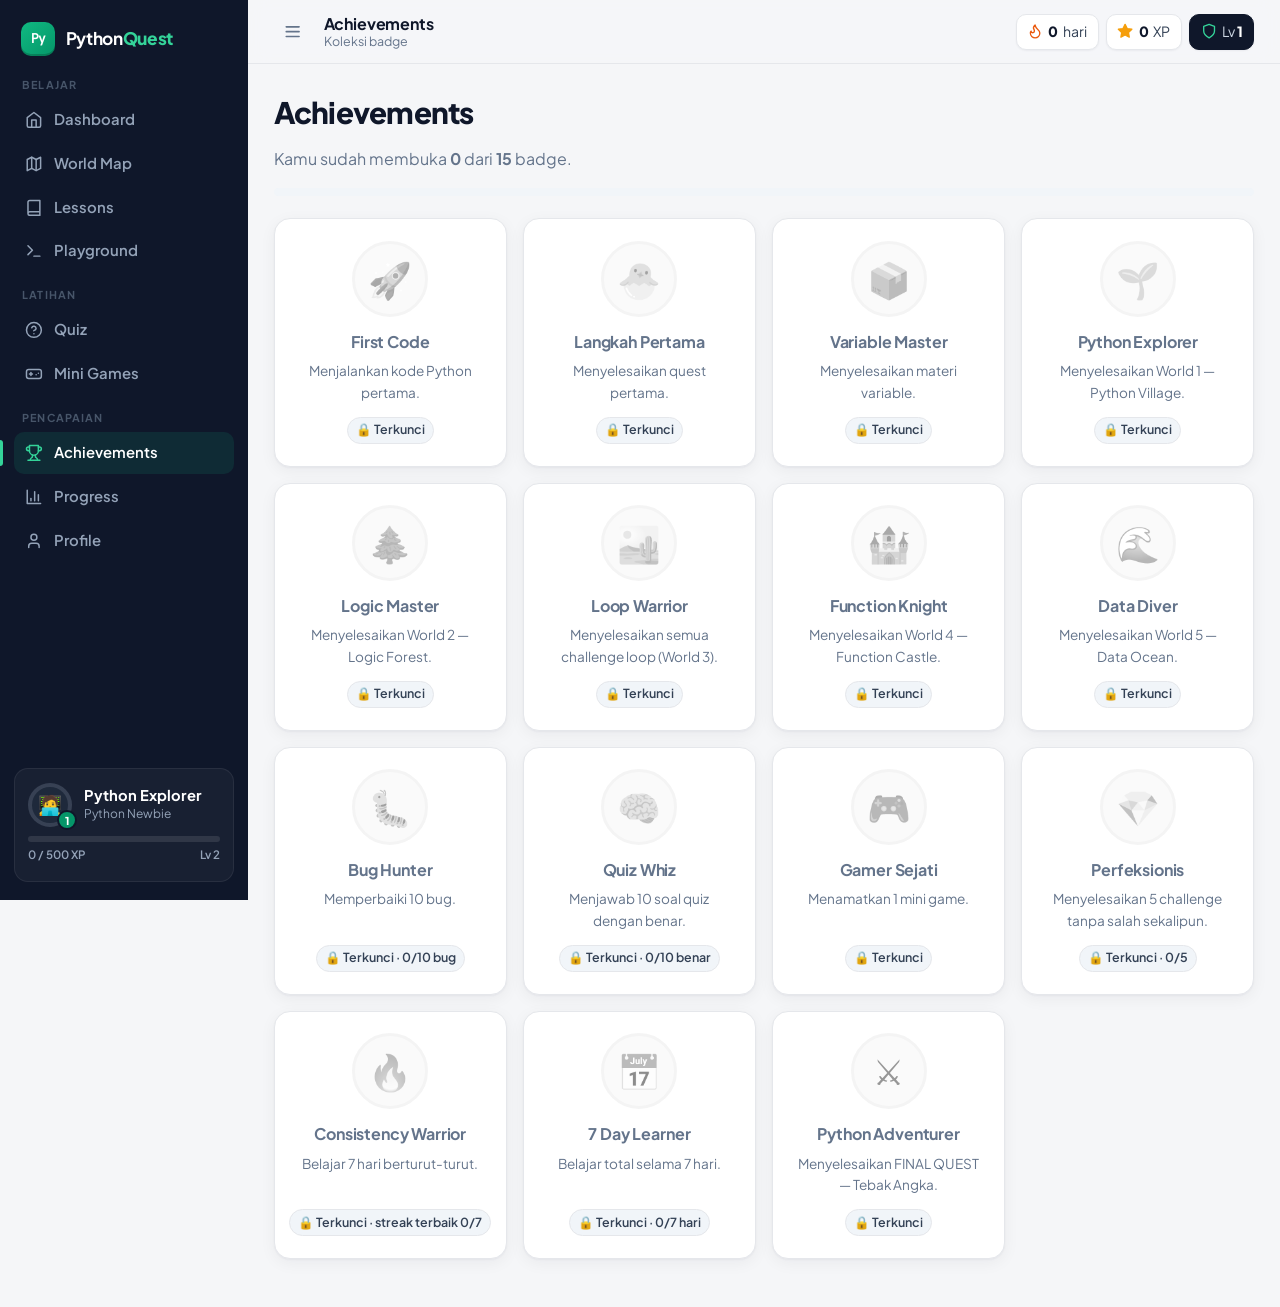
<file: public/python-quest/achievements.html>
<!DOCTYPE html>
<html lang="id">
<head>
  <meta charset="UTF-8">
  <meta name="viewport" content="width=device-width, initial-scale=1.0">
  <title>Achievements — Python Quest</title>
  <meta name="description" content="Python Quest — Belajar Python dari nol, satu quest demi satu quest!">
  <meta name="theme-color" content="#1f9d55">
  <link rel="icon" href="data:image/svg+xml,<svg xmlns='http://www.w3.org/2000/svg' viewBox='0 0 100 100'><text y='.9em' font-size='90'>🐍</text></svg>">
  <link rel="preconnect" href="https://fonts.googleapis.com">
  <link rel="preconnect" href="https://fonts.gstatic.com" crossorigin>
  <link href="https://fonts.googleapis.com/css2?family=Plus+Jakarta+Sans:wght@400;500;600;700;800&family=JetBrains+Mono:wght@400;600&display=swap" rel="stylesheet">
  <link rel="stylesheet" href="css/style.css">
  <link rel="stylesheet" href="css/lesson.css">
</head>
<body data-page="achievements">
  <div id="app-shell">
    <noscript><div class="fatal card center"><h2>JavaScript dibutuhkan</h2><p>Aktifkan JavaScript di browser kamu untuk memainkan Python Quest.</p></div></noscript>
  </div>
  <script src="js/storage.js"></script>
  <script src="js/data-lessons.js"></script>
  <script src="js/data-extra.js"></script>
  <script src="js/pyrunner.js"></script>
  <script src="js/ui.js"></script>
  <script src="js/pages.js"></script>
  <script src="js/lesson.js"></script>
  <script src="js/activities.js"></script>
  <script src="js/app.js"></script>
</body>
</html>
</file>
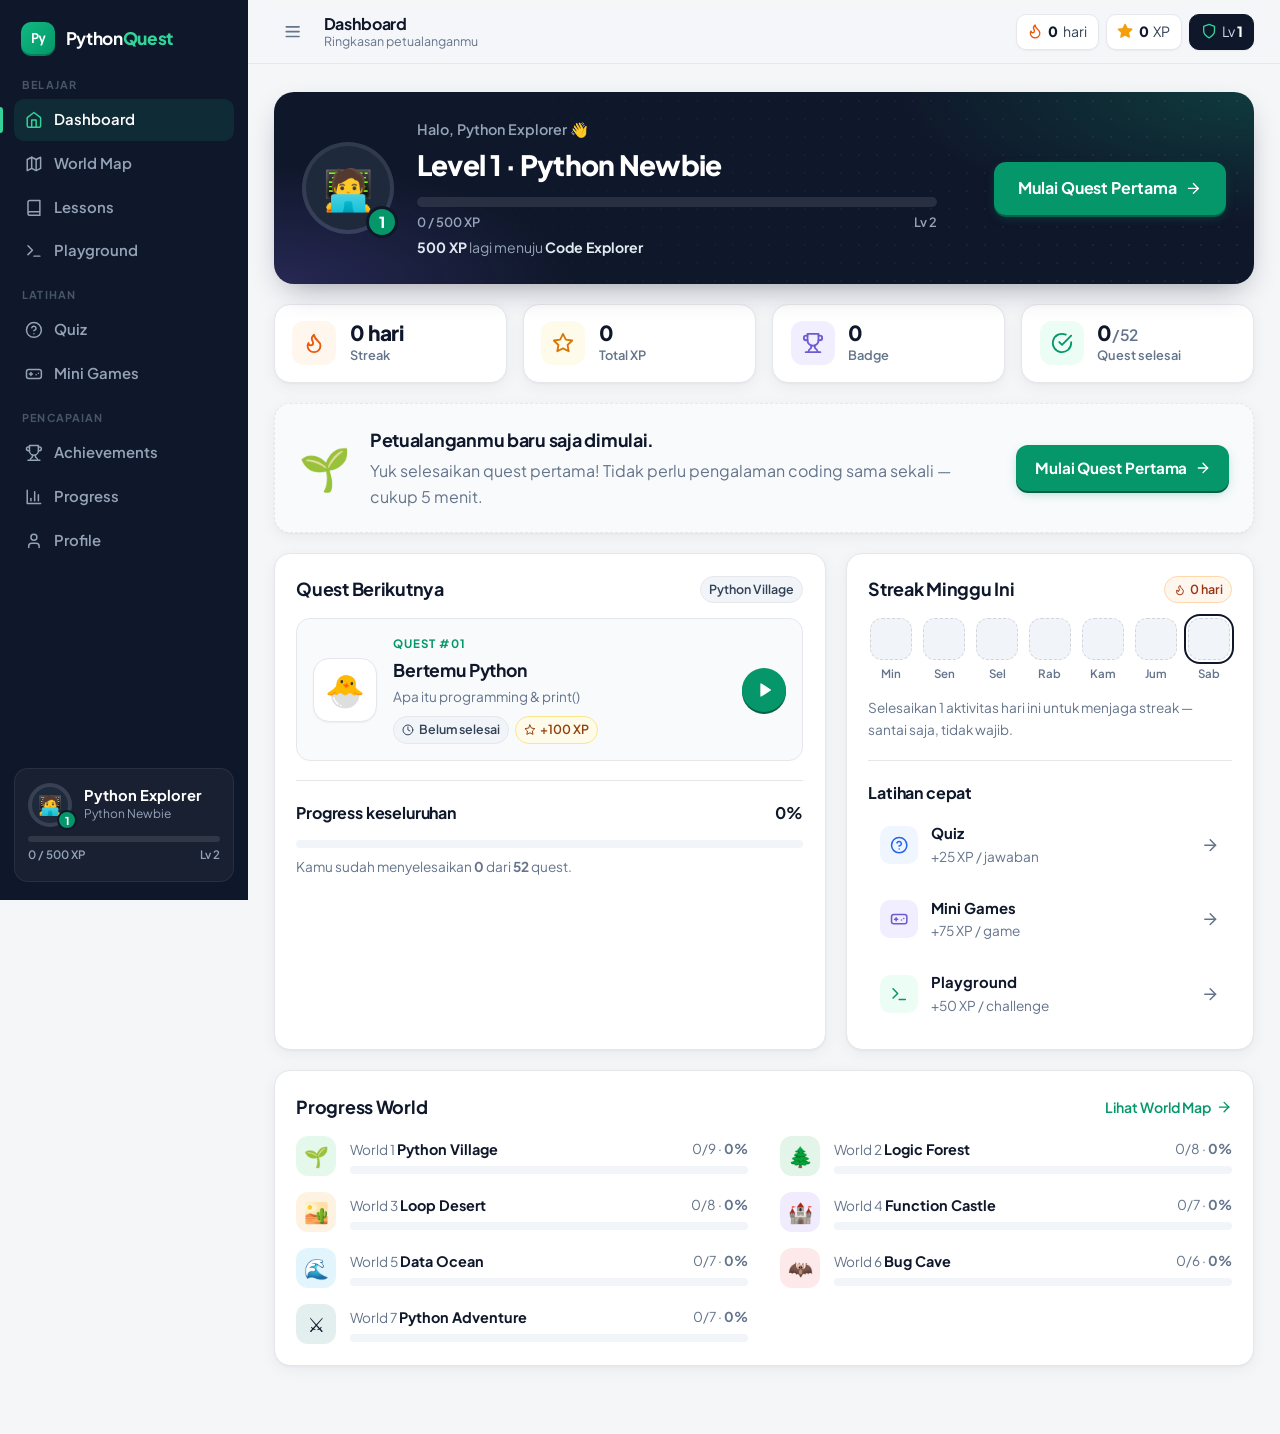
<file: public/python-quest/dashboard.html>
<!DOCTYPE html>
<html lang="id">
<head>
  <meta charset="UTF-8">
  <meta name="viewport" content="width=device-width, initial-scale=1.0">
  <title>Dashboard — Python Quest</title>
  <meta name="description" content="Python Quest — Belajar Python dari nol, satu quest demi satu quest!">
  <meta name="theme-color" content="#1f9d55">
  <link rel="icon" href="data:image/svg+xml,<svg xmlns='http://www.w3.org/2000/svg' viewBox='0 0 100 100'><text y='.9em' font-size='90'>🐍</text></svg>">
  <link rel="preconnect" href="https://fonts.googleapis.com">
  <link rel="preconnect" href="https://fonts.gstatic.com" crossorigin>
  <link href="https://fonts.googleapis.com/css2?family=Plus+Jakarta+Sans:wght@400;500;600;700;800&family=JetBrains+Mono:wght@400;600&display=swap" rel="stylesheet">
  <link rel="stylesheet" href="css/style.css">
  <link rel="stylesheet" href="css/lesson.css">
</head>
<body data-page="dashboard">
  <div id="app-shell">
    <noscript><div class="fatal card center"><h2>JavaScript dibutuhkan</h2><p>Aktifkan JavaScript di browser kamu untuk memainkan Python Quest.</p></div></noscript>
  </div>
  <script src="js/storage.js"></script>
  <script src="js/data-lessons.js"></script>
  <script src="js/data-extra.js"></script>
  <script src="js/pyrunner.js"></script>
  <script src="js/ui.js"></script>
  <script src="js/pages.js"></script>
  <script src="js/lesson.js"></script>
  <script src="js/activities.js"></script>
  <script src="js/app.js"></script>
</body>
</html>
</file>
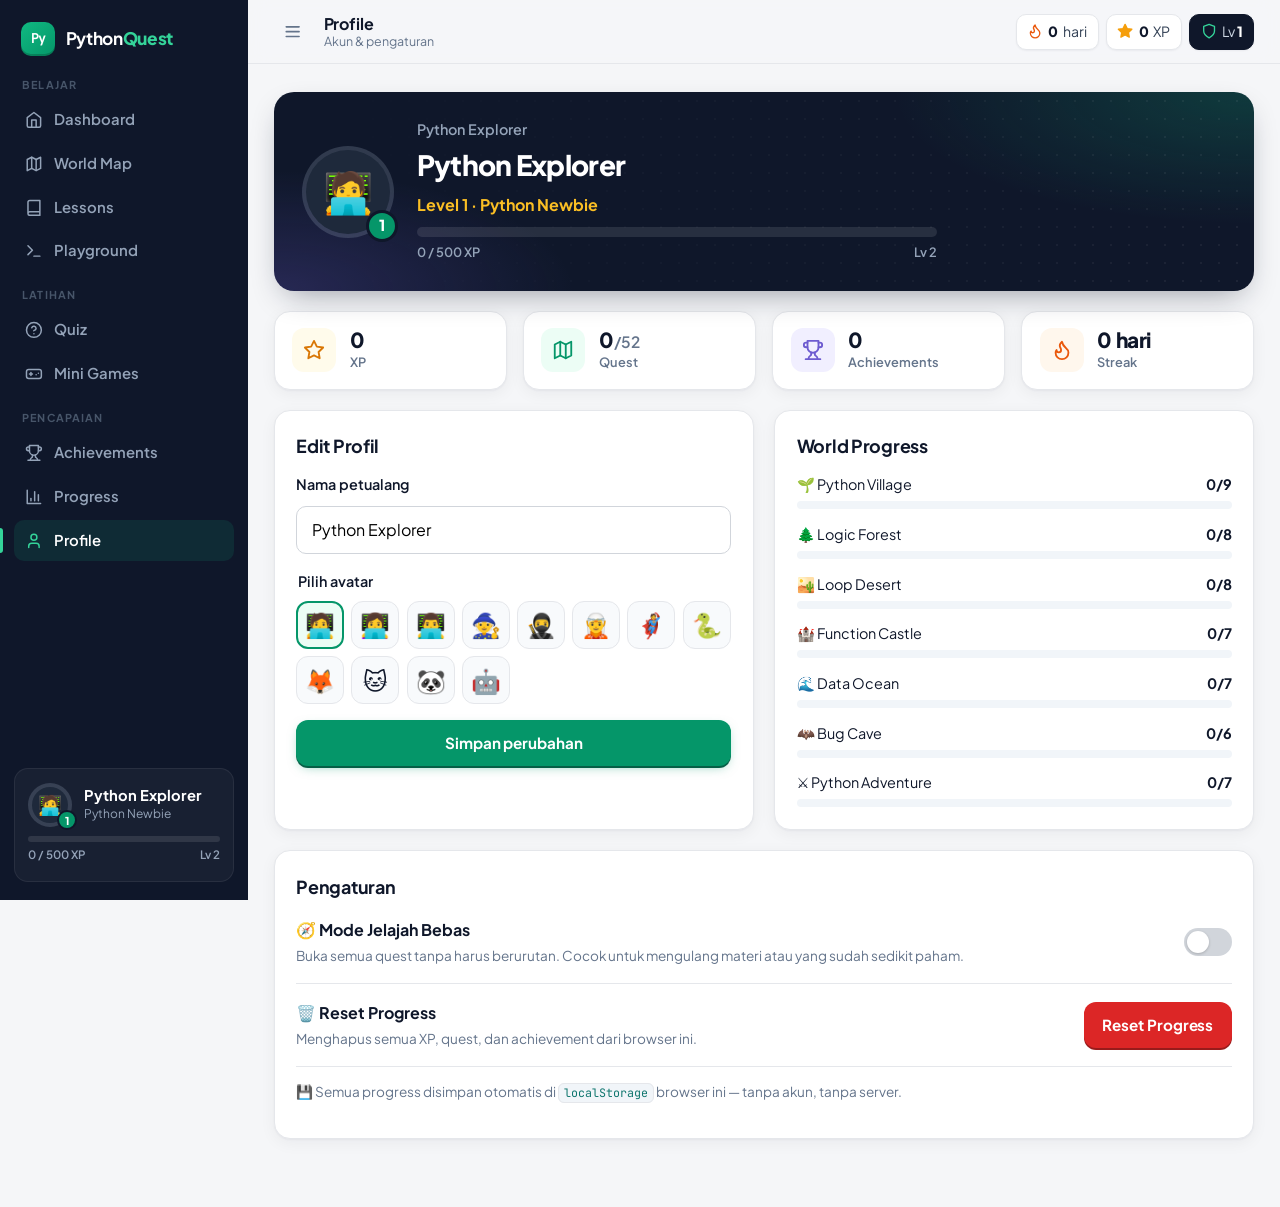
<file: public/python-quest/profile.html>
<!DOCTYPE html>
<html lang="id">
<head>
  <meta charset="UTF-8">
  <meta name="viewport" content="width=device-width, initial-scale=1.0">
  <title>Profile — Python Quest</title>
  <meta name="description" content="Python Quest — Belajar Python dari nol, satu quest demi satu quest!">
  <meta name="theme-color" content="#1f9d55">
  <link rel="icon" href="data:image/svg+xml,<svg xmlns='http://www.w3.org/2000/svg' viewBox='0 0 100 100'><text y='.9em' font-size='90'>🐍</text></svg>">
  <link rel="preconnect" href="https://fonts.googleapis.com">
  <link rel="preconnect" href="https://fonts.gstatic.com" crossorigin>
  <link href="https://fonts.googleapis.com/css2?family=Plus+Jakarta+Sans:wght@400;500;600;700;800&family=JetBrains+Mono:wght@400;600&display=swap" rel="stylesheet">
  <link rel="stylesheet" href="css/style.css">
  <link rel="stylesheet" href="css/lesson.css">
</head>
<body data-page="profile">
  <div id="app-shell">
    <noscript><div class="fatal card center"><h2>JavaScript dibutuhkan</h2><p>Aktifkan JavaScript di browser kamu untuk memainkan Python Quest.</p></div></noscript>
  </div>
  <script src="js/storage.js"></script>
  <script src="js/data-lessons.js"></script>
  <script src="js/data-extra.js"></script>
  <script src="js/pyrunner.js"></script>
  <script src="js/ui.js"></script>
  <script src="js/pages.js"></script>
  <script src="js/lesson.js"></script>
  <script src="js/activities.js"></script>
  <script src="js/app.js"></script>
</body>
</html>
</file>
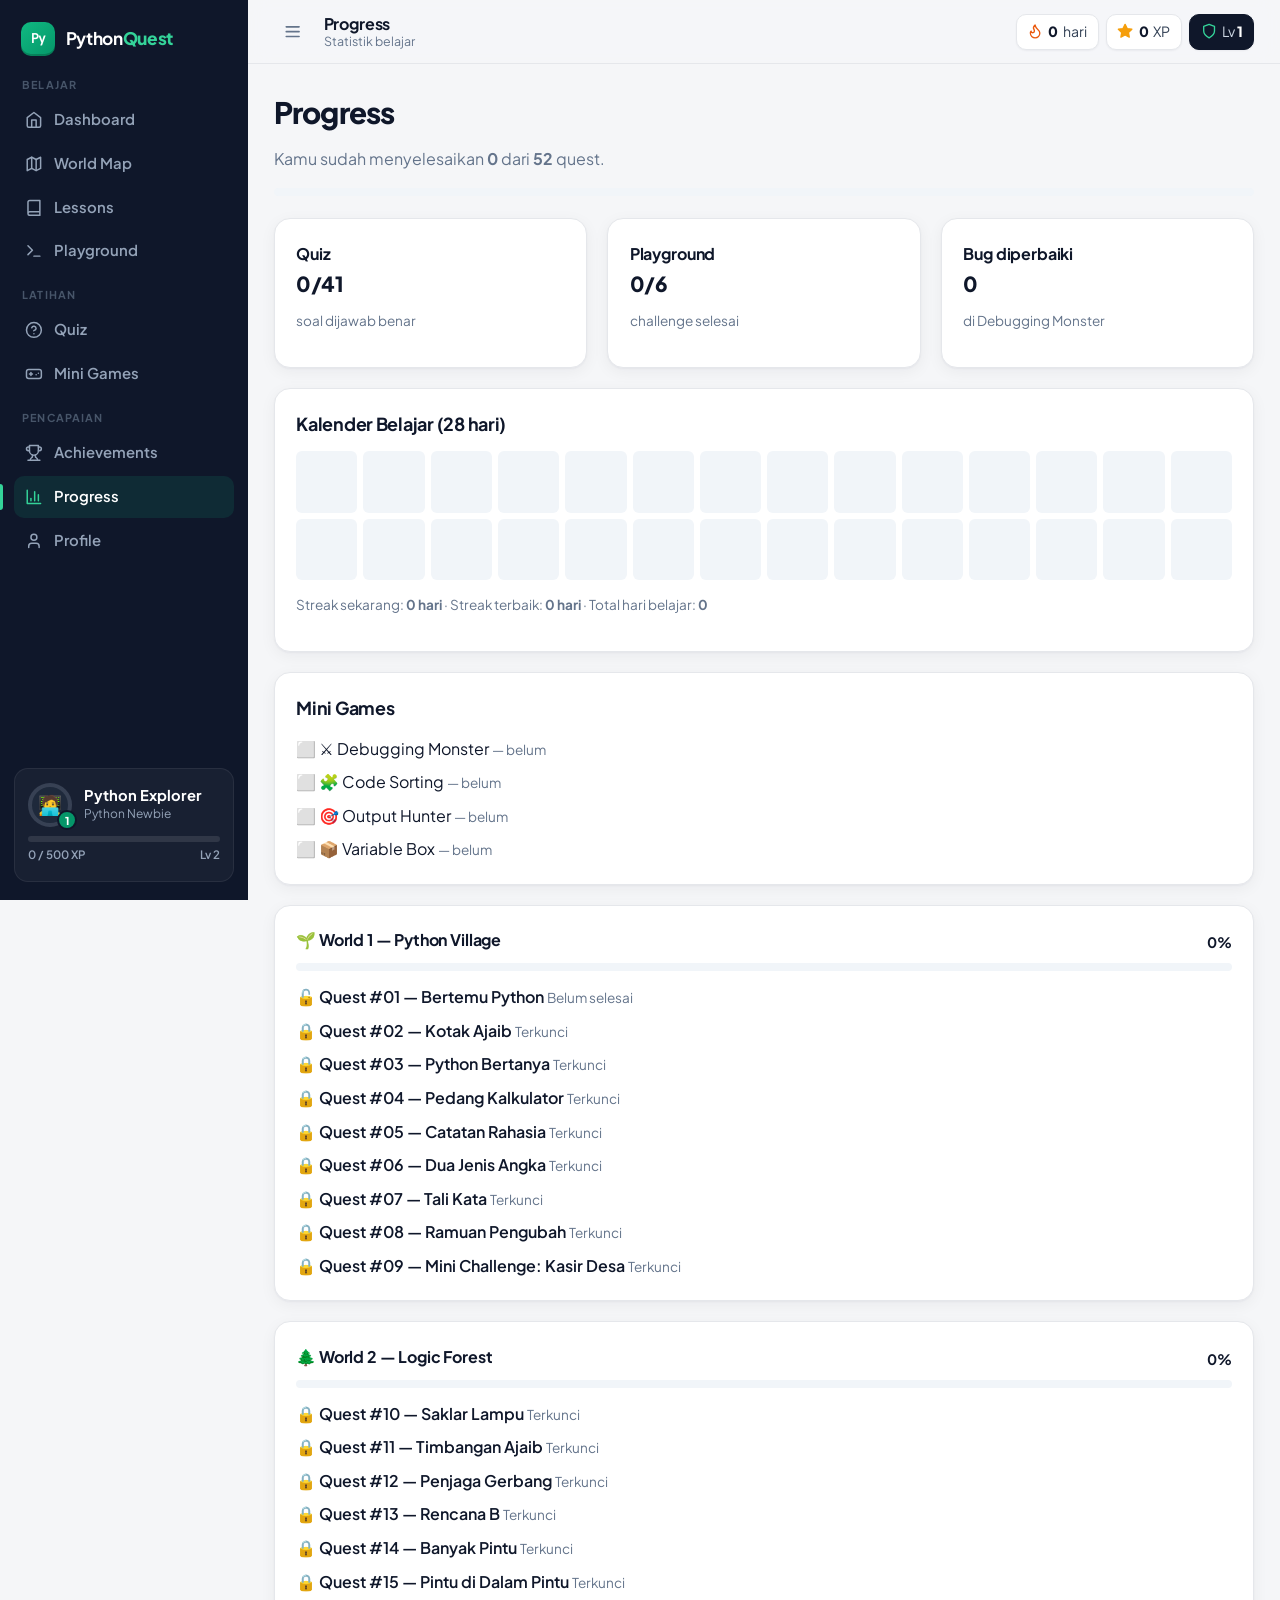
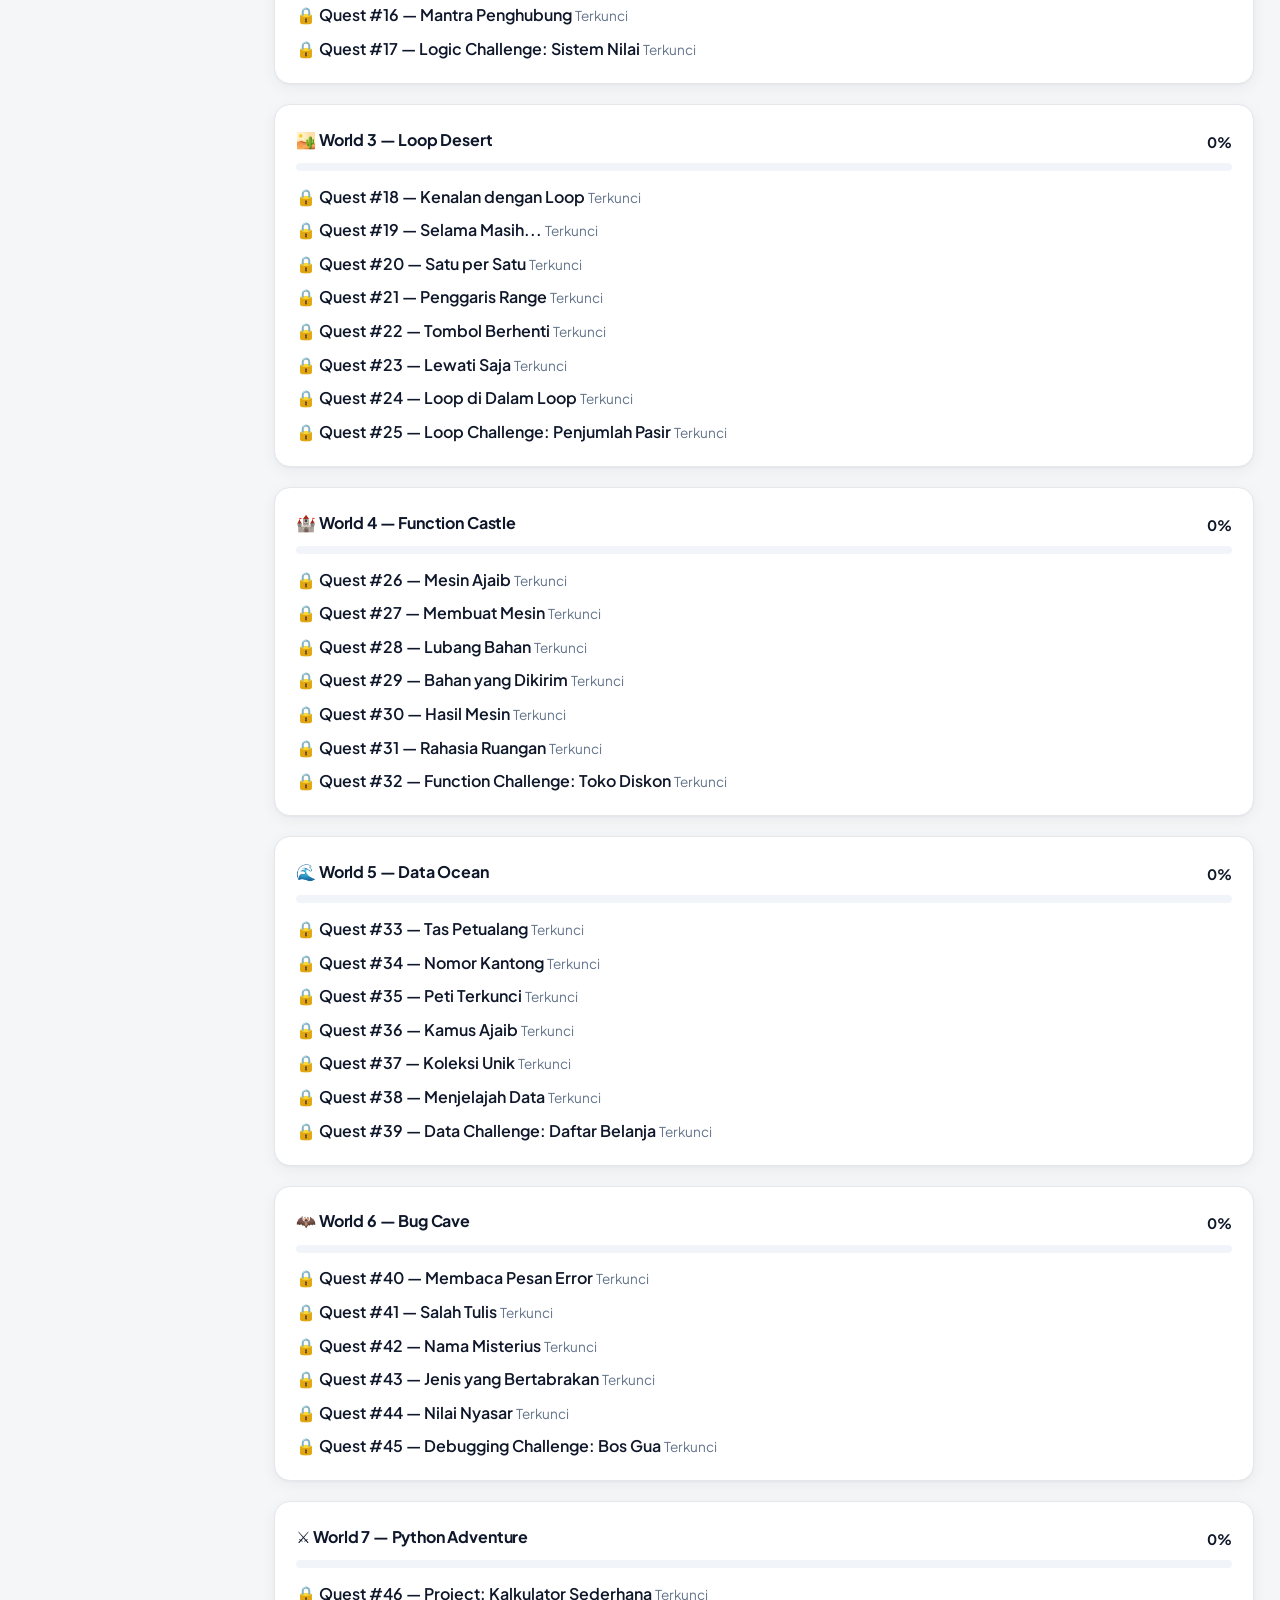
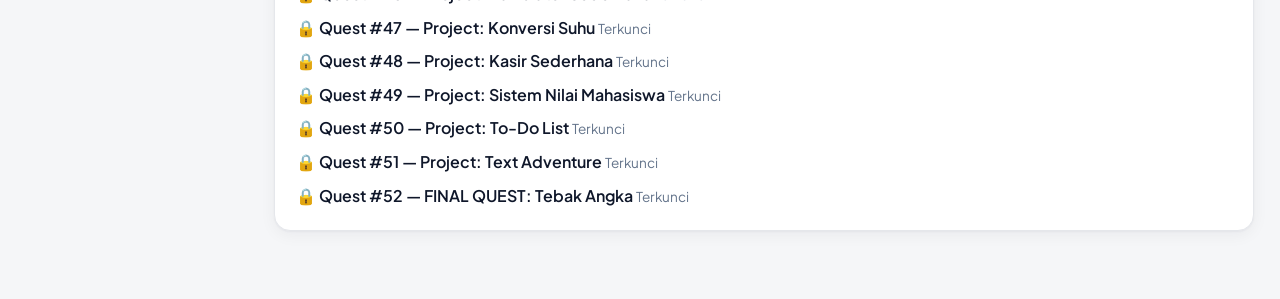
<file: public/python-quest/progress.html>
<!DOCTYPE html>
<html lang="id">
<head>
  <meta charset="UTF-8">
  <meta name="viewport" content="width=device-width, initial-scale=1.0">
  <title>Progress — Python Quest</title>
  <meta name="description" content="Python Quest — Belajar Python dari nol, satu quest demi satu quest!">
  <meta name="theme-color" content="#1f9d55">
  <link rel="icon" href="data:image/svg+xml,<svg xmlns='http://www.w3.org/2000/svg' viewBox='0 0 100 100'><text y='.9em' font-size='90'>🐍</text></svg>">
  <link rel="preconnect" href="https://fonts.googleapis.com">
  <link rel="preconnect" href="https://fonts.gstatic.com" crossorigin>
  <link href="https://fonts.googleapis.com/css2?family=Plus+Jakarta+Sans:wght@400;500;600;700;800&family=JetBrains+Mono:wght@400;600&display=swap" rel="stylesheet">
  <link rel="stylesheet" href="css/style.css">
  <link rel="stylesheet" href="css/lesson.css">
</head>
<body data-page="progress">
  <div id="app-shell">
    <noscript><div class="fatal card center"><h2>JavaScript dibutuhkan</h2><p>Aktifkan JavaScript di browser kamu untuk memainkan Python Quest.</p></div></noscript>
  </div>
  <script src="js/storage.js"></script>
  <script src="js/data-lessons.js"></script>
  <script src="js/data-extra.js"></script>
  <script src="js/pyrunner.js"></script>
  <script src="js/ui.js"></script>
  <script src="js/pages.js"></script>
  <script src="js/lesson.js"></script>
  <script src="js/activities.js"></script>
  <script src="js/app.js"></script>
</body>
</html>
</file>
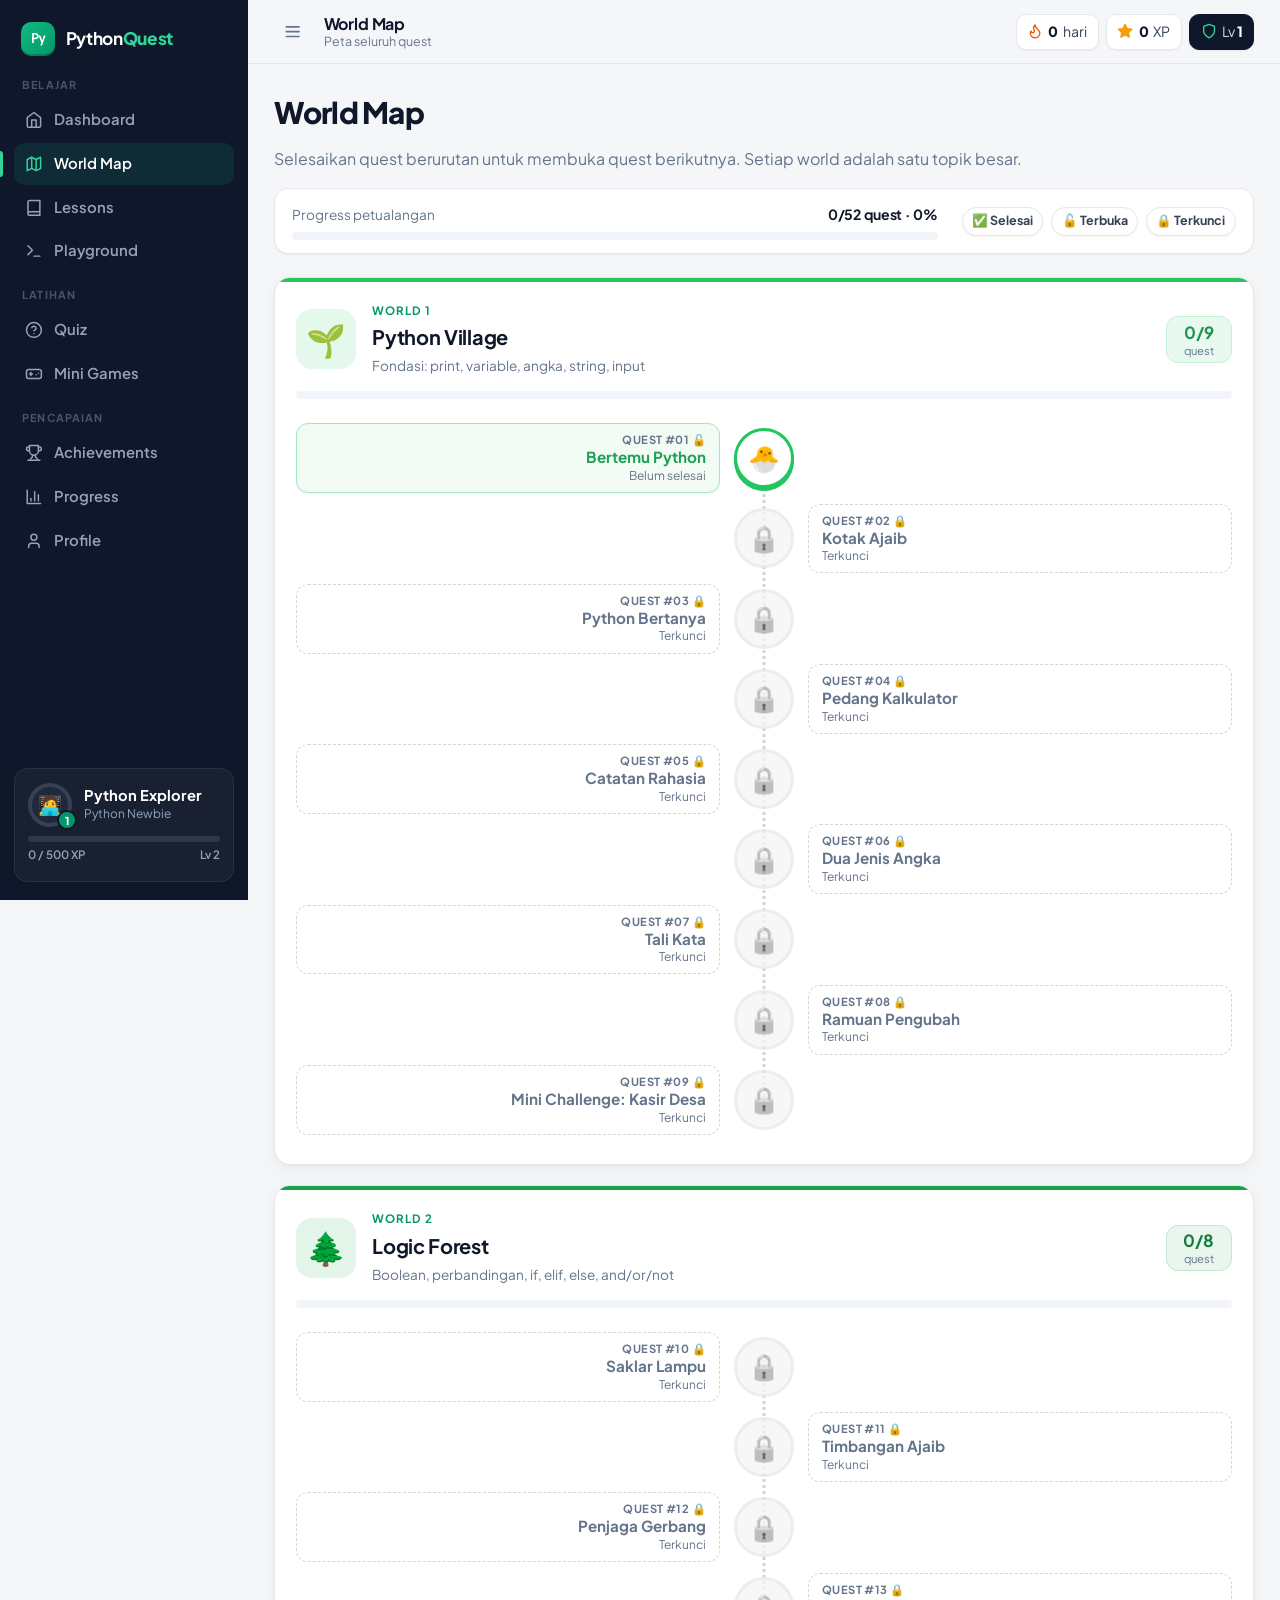
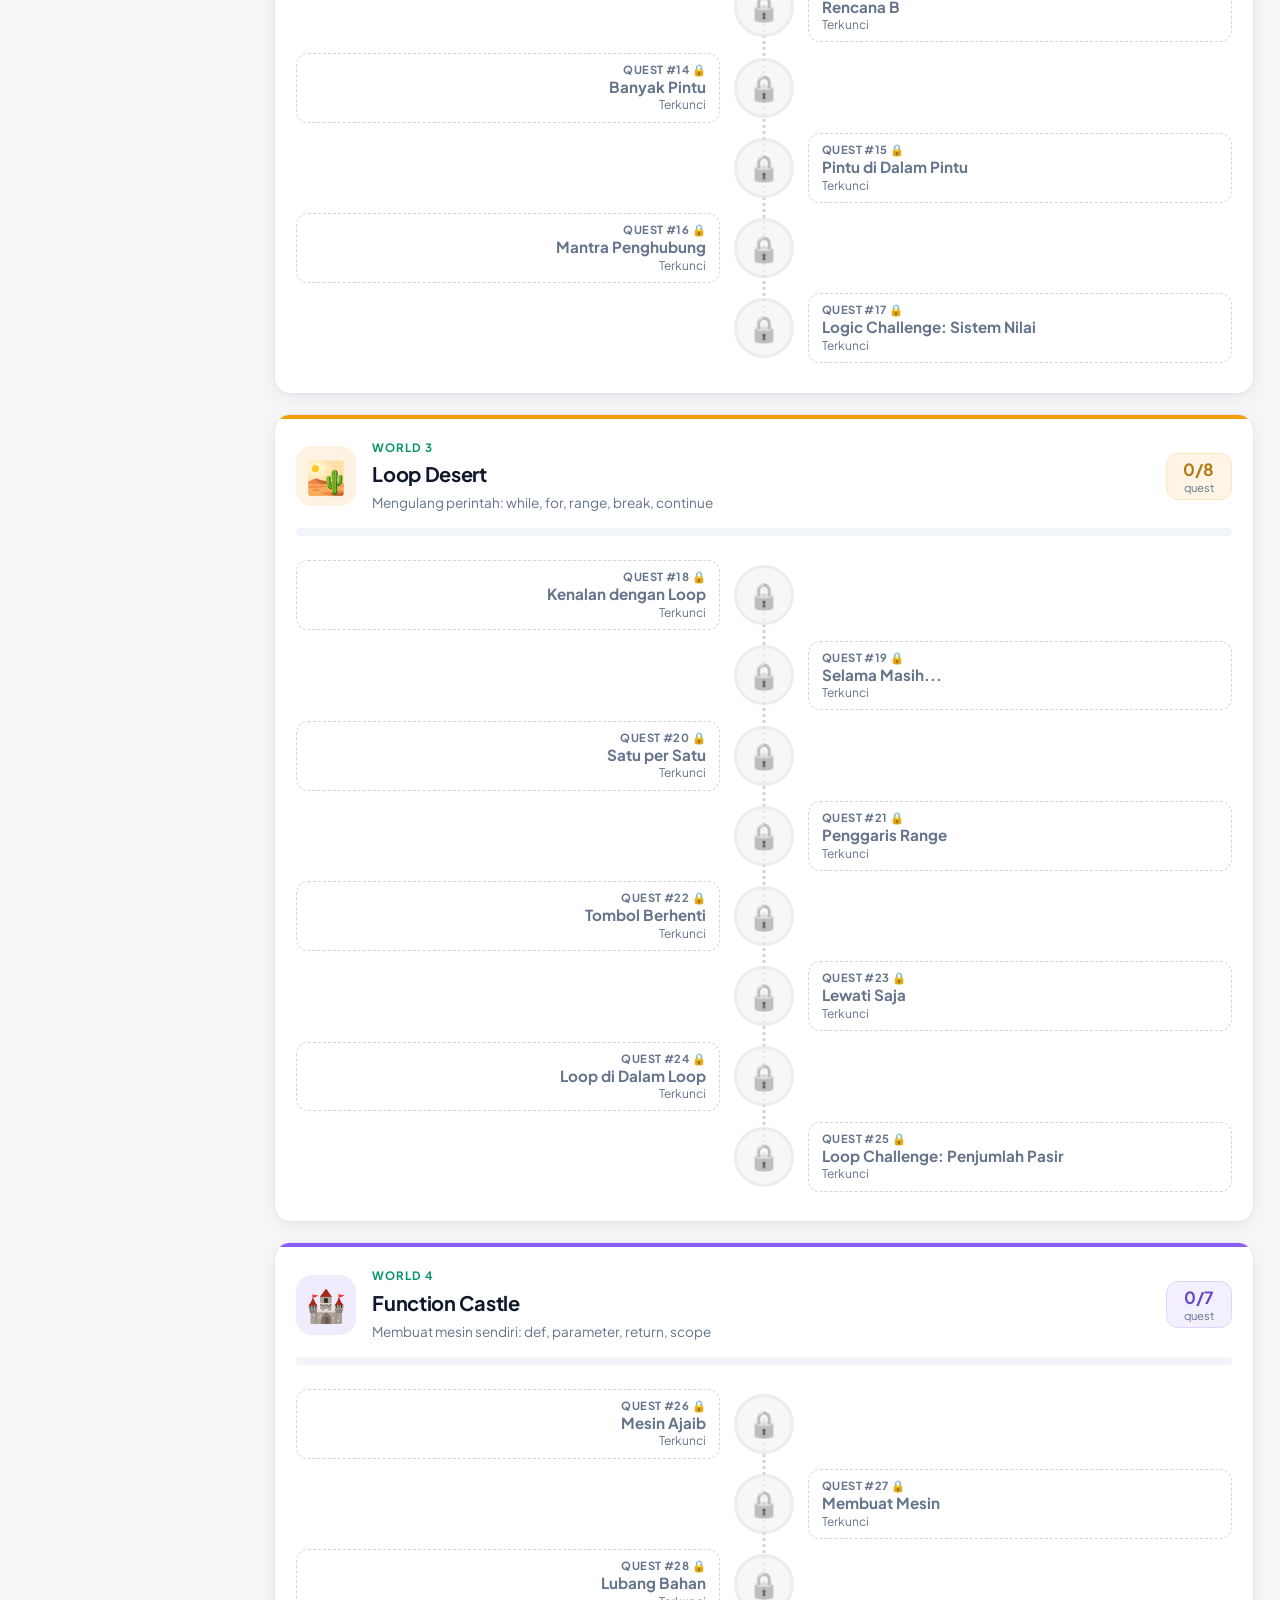
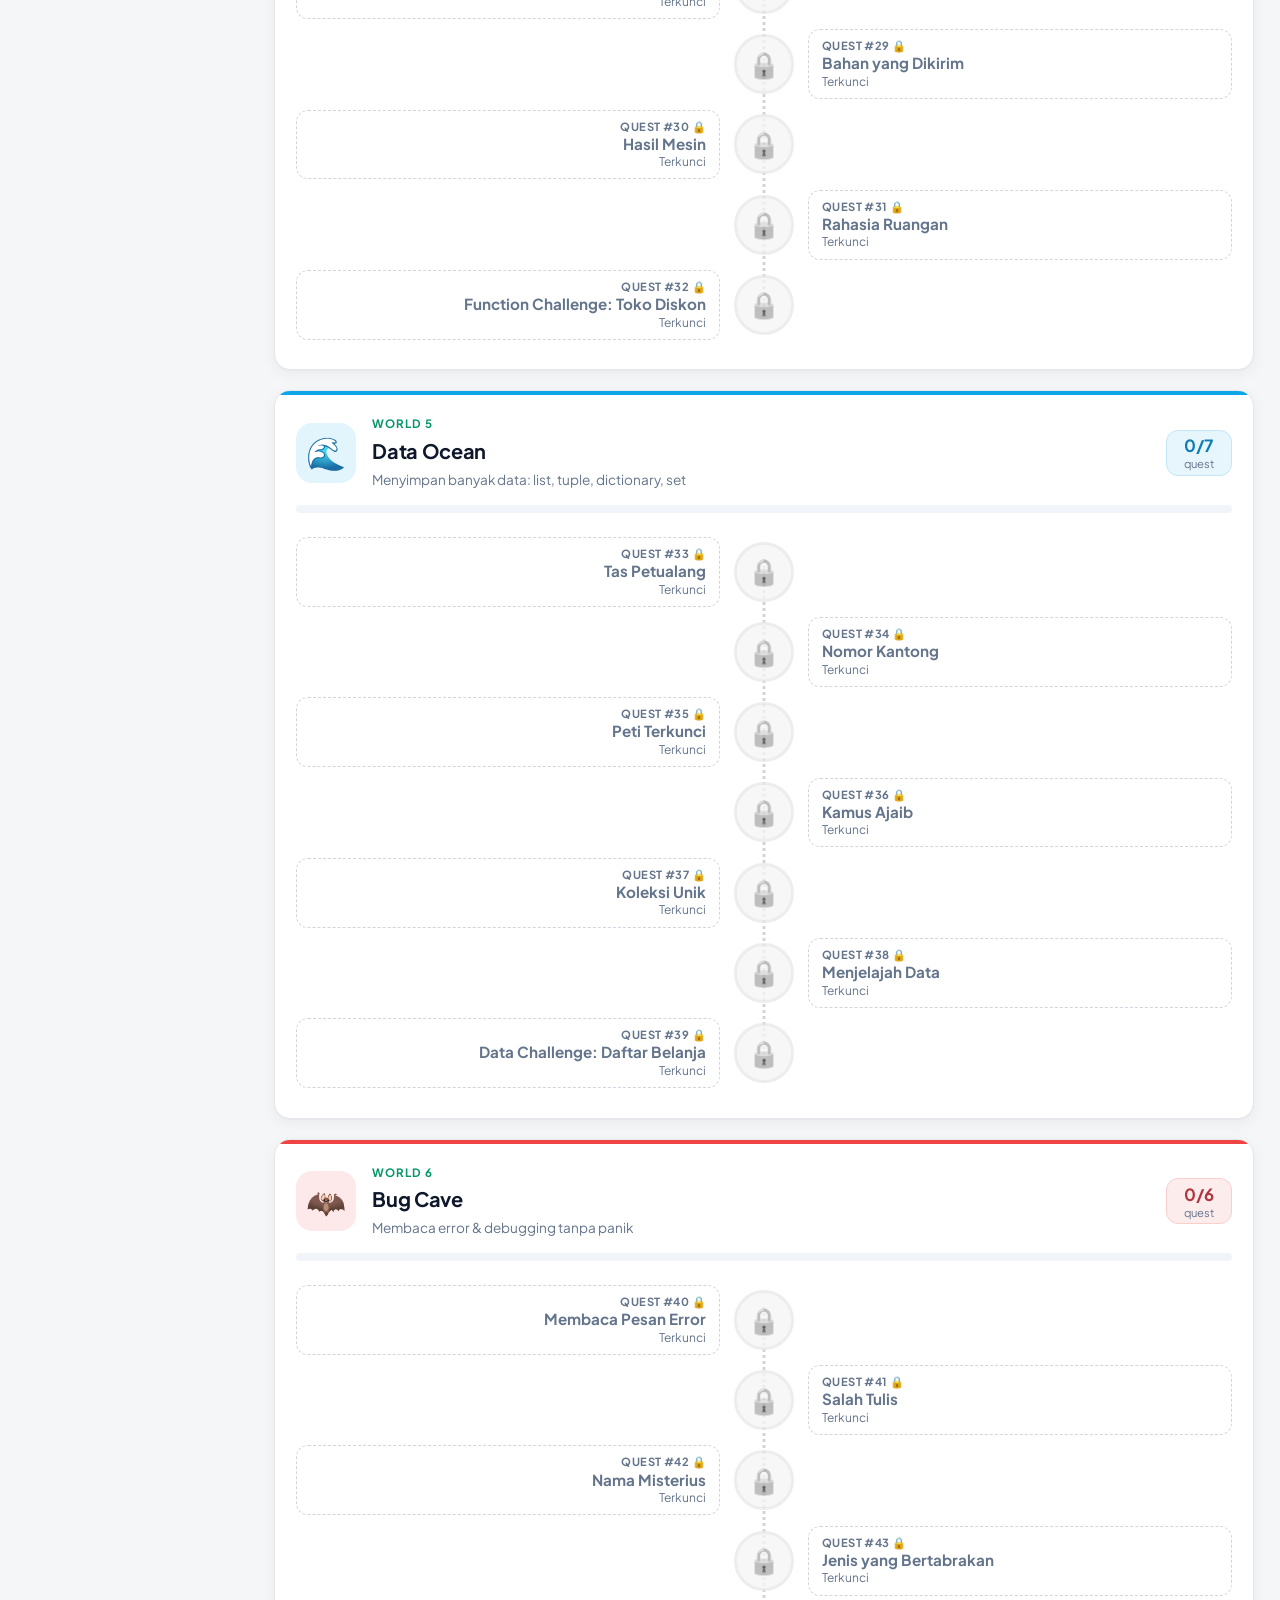
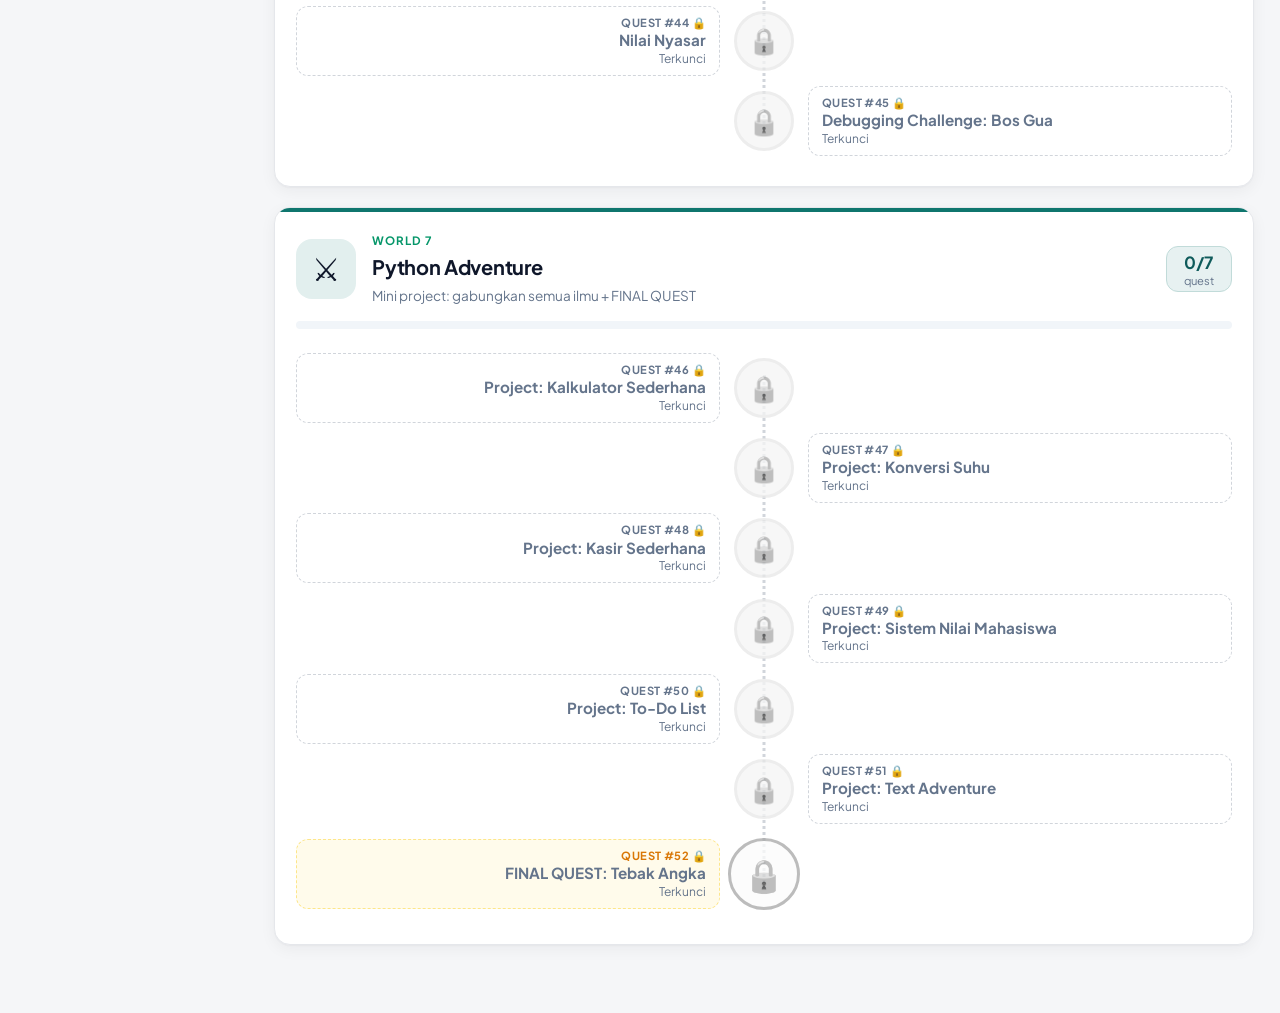
<file: public/python-quest/roadmap.html>
<!DOCTYPE html>
<html lang="id">
<head>
  <meta charset="UTF-8">
  <meta name="viewport" content="width=device-width, initial-scale=1.0">
  <title>World Map — Python Quest</title>
  <meta name="description" content="Python Quest — Belajar Python dari nol, satu quest demi satu quest!">
  <meta name="theme-color" content="#1f9d55">
  <link rel="icon" href="data:image/svg+xml,<svg xmlns='http://www.w3.org/2000/svg' viewBox='0 0 100 100'><text y='.9em' font-size='90'>🐍</text></svg>">
  <link rel="preconnect" href="https://fonts.googleapis.com">
  <link rel="preconnect" href="https://fonts.gstatic.com" crossorigin>
  <link href="https://fonts.googleapis.com/css2?family=Plus+Jakarta+Sans:wght@400;500;600;700;800&family=JetBrains+Mono:wght@400;600&display=swap" rel="stylesheet">
  <link rel="stylesheet" href="css/style.css">
  <link rel="stylesheet" href="css/lesson.css">
</head>
<body data-page="roadmap">
  <div id="app-shell">
    <noscript><div class="fatal card center"><h2>JavaScript dibutuhkan</h2><p>Aktifkan JavaScript di browser kamu untuk memainkan Python Quest.</p></div></noscript>
  </div>
  <script src="js/storage.js"></script>
  <script src="js/data-lessons.js"></script>
  <script src="js/data-extra.js"></script>
  <script src="js/pyrunner.js"></script>
  <script src="js/ui.js"></script>
  <script src="js/pages.js"></script>
  <script src="js/lesson.js"></script>
  <script src="js/activities.js"></script>
  <script src="js/app.js"></script>
</body>
</html>
</file>
<file: public/python-quest/css/style.css>
/* =========================================================
   PYTHON QUEST — style.css
   Design system: token warna, tipografi, layout, komponen.
   Gaya: profesional & rapi (ala dashboard modern) + sentuhan game.
   ========================================================= */
:root {
  /* Warna dasar */
  --bg: #f5f6f8;
  --surface: #ffffff;
  --surface-2: #f8fafc;
  --surface-3: #f1f5f9;
  --border: #e5e7eb;
  --border-strong: #d1d5db;
  --text: #0f172a;
  --text-2: #334155;
  --muted: #64748b;

  /* Aksen */
  --primary: #059669;
  --primary-hover: #047857;
  --primary-deep: #065f46;
  --primary-soft: #ecfdf5;
  --primary-line: #a7f3d0;
  --violet: #6d5bd0;
  --violet-soft: #f1efff;
  --amber: #d97706;
  --amber-bright: #f59e0b;
  --amber-soft: #fffbeb;
  --orange: #ea580c;
  --orange-soft: #fff7ed;
  --blue: #2563eb;
  --blue-soft: #eff6ff;
  --red: #dc2626;
  --red-soft: #fef2f2;

  /* Sidebar gelap */
  --nav-bg: #0f172a;
  --nav-text: #94a3b8;
  --nav-text-strong: #f1f5f9;

  --code-bg: #0f172a;
  --code-bg-2: #111c33;
  --code-text: #e2e8f0;

  --radius: 16px;
  --radius-sm: 10px;
  --shadow-xs: 0 1px 2px rgba(15, 23, 42, 0.05);
  --shadow: 0 1px 2px rgba(15, 23, 42, 0.04), 0 4px 16px rgba(15, 23, 42, 0.05);
  --shadow-lg: 0 24px 48px -12px rgba(15, 23, 42, 0.25);
  --font: "Plus Jakarta Sans", system-ui, -apple-system, "Segoe UI", Roboto, sans-serif;
  --mono: "JetBrains Mono", ui-monospace, SFMono-Regular, Menlo, Consolas, monospace;
  --sidebar: 248px;
}
* { box-sizing: border-box; }
html { scroll-behavior: smooth; }
body {
  margin: 0;
  font-family: var(--font);
  font-size: 16px;
  line-height: 1.6;
  color: var(--text);
  background: var(--bg);
  -webkit-font-smoothing: antialiased;
  text-rendering: optimizeLegibility;
}
img { max-width: 100%; display: block; }
a { color: var(--blue); }
code, kbd, pre { font-family: var(--mono); }
:not(pre) > code {
  background: var(--surface-3);
  border: 1px solid var(--border);
  padding: 0.08em 0.4em;
  border-radius: 6px;
  font-size: 0.86em;
  color: #0f766e;
  white-space: pre-wrap;
}
kbd { background: #fff; border: 1px solid var(--border-strong); border-bottom-width: 2px; border-radius: 6px; padding: 0 0.4em; font-size: 0.78em; }
:focus-visible { outline: 3px solid rgba(5, 150, 105, 0.45); outline-offset: 2px; border-radius: 8px; }
.ic { width: 1.15em; height: 1.15em; flex-shrink: 0; vertical-align: -0.2em; }
.sr-only { position: absolute; width: 1px; height: 1px; overflow: hidden; clip: rect(0 0 0 0); white-space: nowrap; }
.skip-link { position: absolute; left: -999px; top: 8px; z-index: 100; background: #fff; padding: 8px 14px; border-radius: 8px; }
.skip-link:focus { left: 8px; }
.hidden { display: none !important; }
.muted { color: var(--muted); }
.small { font-size: 0.85rem; }
.center { text-align: center; }
.grow { flex: 1; min-width: 0; }
.mt-s { margin-top: 0.5rem; }
.h1 { font-size: clamp(1.45rem, 2.6vw, 1.85rem); line-height: 1.2; margin: 0.1em 0 0.35em; font-weight: 800; letter-spacing: -0.025em; }
.h2 { font-size: 1.12rem; margin: 0 0 0.7em; font-weight: 700; letter-spacing: -0.015em; }
.h3 { font-size: 1rem; margin: 0 0 0.35em; font-weight: 700; letter-spacing: -0.01em; }
.eyebrow { text-transform: uppercase; letter-spacing: 0.08em; font-size: 0.72rem; font-weight: 700; color: var(--primary); margin: 0; }
.big-title { font-size: 1.1rem; font-weight: 700; color: var(--violet); margin: 0 0 0.6em; }
.divider { height: 1px; background: var(--border); margin: 1.2rem 0; }
.link-more { display: inline-flex; align-items: center; gap: 0.3em; font-size: 0.88rem; font-weight: 600; color: var(--primary); text-decoration: none; }
.link-more:hover { color: var(--primary-hover); }

/* ---------- Buttons ---------- */
.btn {
  display: inline-flex; align-items: center; justify-content: center; gap: 0.5em;
  font: inherit; font-weight: 700; font-size: 0.95rem; letter-spacing: -0.005em;
  padding: 0.65em 1.15em; min-height: 44px;
  border-radius: 12px; border: 1px solid transparent;
  cursor: pointer; text-decoration: none; white-space: nowrap;
  transition: transform 0.08s ease, box-shadow 0.15s ease, background 0.15s ease, border-color 0.15s ease;
  color: var(--text); background: var(--surface);
}
.btn .ic { width: 1.05em; height: 1.05em; }
.btn:active:not(:disabled) { transform: translateY(1px); }
.btn:disabled { opacity: 0.5; cursor: not-allowed; }
.btn-primary { background: var(--primary); color: #fff; box-shadow: 0 2px 0 var(--primary-deep), 0 4px 12px -4px rgba(5, 150, 105, 0.5); }
.btn-primary:hover:not(:disabled) { background: var(--primary-hover); }
.btn-primary:active:not(:disabled) { box-shadow: 0 1px 0 var(--primary-deep); }
.btn-run { background: var(--text); color: #fff; box-shadow: 0 2px 0 #000; }
.btn-run:hover:not(:disabled) { background: #1e293b; }
.btn-ghost { background: var(--surface); border-color: var(--border); box-shadow: var(--shadow-xs); }
.btn-ghost:hover:not(:disabled) { background: var(--surface-2); border-color: var(--border-strong); }
.btn-danger { background: var(--red); color: #fff; box-shadow: 0 2px 0 #991b1b; }
.btn-sm { padding: 0.4em 0.85em; min-height: 36px; font-size: 0.86rem; border-radius: 10px; }
.btn-lg { padding: 0.8em 1.45em; font-size: 1rem; min-height: 50px; }
.btn-block { width: 100%; margin-top: 0.8em; }
.btn-row { display: flex; flex-wrap: wrap; gap: 0.6em; margin-top: 1em; }
.btn-row.center { justify-content: center; }
.icon-btn { display: inline-grid; place-items: center; background: transparent; border: 0; color: inherit; font-size: 1.05rem; cursor: pointer; padding: 6px; border-radius: 10px; min-width: 38px; min-height: 38px; }
.icon-btn:hover:not(:disabled) { background: var(--surface-3); }
.icon-btn:disabled { opacity: 0.35; cursor: default; }
.mini-btn { margin-left: auto; display: inline-flex; align-items: center; gap: 0.35em; background: rgba(255,255,255,0.06); color: #cbd5e1; border: 1px solid rgba(255,255,255,0.1); border-radius: 8px; font: inherit; font-size: 0.78rem; font-weight: 600; padding: 4px 10px; cursor: pointer; }
.mini-btn:hover { background: rgba(255,255,255,0.12); }

/* ---------- Cards, tags ---------- */
.card { background: var(--surface); border: 1px solid var(--border); border-radius: var(--radius); padding: 1.35rem; box-shadow: var(--shadow); margin-bottom: 1.25rem; }
.card-head { display: flex; align-items: center; justify-content: space-between; gap: 0.8rem; margin-bottom: 0.9rem; }
.card-head .h2, .card-head .h3 { margin: 0; }
.tag { display: inline-flex; align-items: center; gap: 0.35em; font-size: 0.78rem; font-weight: 600; padding: 0.22em 0.65em; border-radius: 999px; background: var(--surface-3); border: 1px solid var(--border); color: var(--text-2); white-space: nowrap; }
.tag .ic { width: 0.95em; height: 0.95em; }
.tag-xp { background: var(--amber-soft); border-color: #fde68a; color: #92400e; }
.tag-ok { background: var(--primary-soft); border-color: var(--primary-line); color: var(--primary-deep); }
.tag-orange { background: var(--orange-soft); border-color: #fed7aa; color: #9a3412; }
.tag-row { display: flex; flex-wrap: wrap; gap: 0.4em; margin-top: 0.55em; }
.tag-col { display: flex; flex-direction: column; gap: 0.4em; align-items: flex-end; }

/* Warna tile ikon */
.tone-green { background: var(--primary-soft); color: var(--primary); }
.tone-amber { background: var(--amber-soft); color: var(--amber); }
.tone-orange { background: var(--orange-soft); color: var(--orange); }
.tone-violet { background: var(--violet-soft); color: var(--violet); }
.tone-blue { background: var(--blue-soft); color: var(--blue); }

/* ---------- Stat pills (topbar) ---------- */
.stat-pill { display: inline-flex; align-items: center; gap: 0.35em; height: 36px; padding: 0 0.75em; border-radius: 10px; font-size: 0.88rem; color: var(--text-2); background: var(--surface); border: 1px solid var(--border); position: relative; white-space: nowrap; text-decoration: none; box-shadow: var(--shadow-xs); }
.stat-pill b { color: var(--text); font-weight: 800; }
.pill-streak .ic { color: var(--orange); }
.pill-xp .ic { color: var(--amber-bright); fill: var(--amber-bright); }
.pill-level { background: var(--text); color: #cbd5e1; border-color: var(--text); }
.pill-level b { color: #fff; }
.pill-level .ic { color: #34d399; }
.stat-pill.pulse { animation: pulse 0.6s ease; }
@keyframes pulse { 50% { transform: scale(1.1); } }
.xp-float { position: absolute; right: 4px; top: -6px; font-weight: 800; font-size: 0.85rem; color: var(--amber); animation: floatUp 1.3s ease forwards; pointer-events: none; }
@keyframes floatUp { from { opacity: 1; transform: translateY(0); } to { opacity: 0; transform: translateY(-30px); } }

/* ---------- Progress bars ---------- */
.xpbar { margin: 0.55em 0 0.2em; }
.xpbar-track { height: 12px; background: var(--surface-3); border-radius: 999px; overflow: hidden; }
.xpbar-fill { height: 100%; background: linear-gradient(90deg, #f59e0b, #fbbf24); border-radius: 999px; transition: width 0.9s cubic-bezier(.2,.8,.2,1); position: relative; }
.xpbar-fill::after { content: ""; position: absolute; inset: 0 0 50% 0; background: rgba(255,255,255,0.3); border-radius: 999px; }
.xpbar-label { display: flex; justify-content: space-between; font-size: 0.8rem; font-weight: 600; margin-top: 0.4em; color: var(--muted); }
.xpbar-sm .xpbar-track { height: 6px; }
.xpbar-sm .xpbar-label { font-size: 0.72rem; }
.pbar { height: 8px; background: var(--surface-3); border-radius: 999px; overflow: hidden; }
.pbar-fill { height: 100%; background: var(--primary); border-radius: 999px; transition: width 0.8s ease; }

/* ---------- Level ring (avatar + progress) ---------- */
.lvl-ring { --size: 64px; position: relative; width: var(--size); height: var(--size); border-radius: 50%; display: grid; place-items: center; flex-shrink: 0;
  background: conic-gradient(var(--amber-bright) calc(var(--pct) * 1%), rgba(148, 163, 184, 0.25) 0); }
.lvl-avatar { width: calc(var(--size) - 8px); height: calc(var(--size) - 8px); border-radius: 50%; display: grid; place-items: center; background: #1e293b; font-size: calc(var(--size) * 0.44); }
.lvl-badge { position: absolute; right: -4px; bottom: -4px; min-width: 24px; height: 24px; padding: 0 6px; border-radius: 999px; background: var(--primary); color: #fff; font-size: 0.75rem; font-weight: 800; display: grid; place-items: center; border: 2px solid var(--nav-bg); }
.lvl-sm { --size: 44px; }
.lvl-sm .lvl-badge { min-width: 20px; height: 20px; font-size: 0.68rem; right: -5px; bottom: -3px; }
.lvl-lg { --size: 92px; }
.lvl-lg .lvl-badge { min-width: 32px; height: 32px; font-size: 0.95rem; border-width: 3px; border-color: #0f172a; }

/* ---------- Layout ---------- */
.layout { display: grid; grid-template-columns: var(--sidebar) 1fr; min-height: 100vh; }
.layout.is-collapsed { --sidebar: 76px; }
.sidebar { position: sticky; top: 0; height: 100vh; overflow-y: auto; background: var(--nav-bg); color: var(--nav-text); padding: 1.1rem 0.85rem; display: flex; flex-direction: column; gap: 1rem; scrollbar-width: thin; scrollbar-color: #334155 transparent; }
.brand { display: flex; align-items: center; gap: 0.6em; text-decoration: none; color: var(--text); padding: 0.25em 0.45em; font-size: 1.08rem; font-weight: 700; letter-spacing: -0.02em; }
.sidebar .brand { color: #fff; }
.brand-mark { width: 34px; height: 34px; border-radius: 10px; display: grid; place-items: center; background: linear-gradient(135deg, #10b981, #059669); color: #fff; font-family: var(--mono); font-weight: 700; font-size: 0.85rem; box-shadow: inset 0 -2px 0 rgba(0,0,0,0.2); flex-shrink: 0; }
.brand-text b { color: #34d399; font-weight: 800; }
.land-nav .brand-text b, .brand-mobile .brand-text b { color: var(--primary); }
.side-nav { display: flex; flex-direction: column; gap: 0.9rem; }
.side-group { display: flex; flex-direction: column; gap: 2px; }
.side-group-label { font-size: 0.68rem; text-transform: uppercase; letter-spacing: 0.1em; font-weight: 700; color: #475569; padding: 0 0.8em 0.35em; }
.side-link { position: relative; display: flex; align-items: center; gap: 0.75em; padding: 0.6em 0.8em; border-radius: 10px; text-decoration: none; color: var(--nav-text); font-weight: 600; font-size: 0.93rem; transition: background 0.15s, color 0.15s; }
.side-link:hover { background: rgba(255,255,255,0.05); color: var(--nav-text-strong); }
.side-link.active { background: rgba(16, 185, 129, 0.12); color: #fff; }
.side-link.active::before { content: ""; position: absolute; left: -0.85rem; top: 8px; bottom: 8px; width: 3px; border-radius: 0 3px 3px 0; background: #34d399; }
.side-link.active .side-icon { color: #34d399; }
.side-icon { width: 1.2em; height: 1.2em; }
.side-card { margin-top: auto; display: block; text-decoration: none; color: inherit; background: rgba(255,255,255,0.04); border: 1px solid rgba(255,255,255,0.07); border-radius: 14px; padding: 0.85rem; transition: background 0.15s; }
.side-card:hover { background: rgba(255,255,255,0.07); }
.side-card-top { display: flex; gap: 0.75em; align-items: center; margin-bottom: 0.2rem; }
.side-name { font-weight: 700; color: #fff; line-height: 1.25; font-size: 0.92rem; white-space: nowrap; overflow: hidden; text-overflow: ellipsis; }
.side-sub { font-size: 0.75rem; color: var(--nav-text); }
.side-card .xpbar-track { background: rgba(255,255,255,0.1); }
.side-card .xpbar-label { color: var(--nav-text); }
.layout.is-collapsed .side-label, .layout.is-collapsed .brand-text, .layout.is-collapsed .side-card, .layout.is-collapsed .side-group-label { display: none; }
.layout.is-collapsed .side-link { justify-content: center; }
.main-wrap { min-width: 0; display: flex; flex-direction: column; }
.topbar { position: sticky; top: 0; z-index: 20; display: flex; align-items: center; gap: 0.75rem; height: 64px; padding: 0 1.6rem; background: rgba(245, 246, 248, 0.85); backdrop-filter: saturate(180%) blur(10px); border-bottom: 1px solid var(--border); }
.collapse-btn { color: var(--muted); }
.top-title { display: flex; flex-direction: column; line-height: 1.2; min-width: 0; }
.top-title-main { font-weight: 700; font-size: 1rem; letter-spacing: -0.01em; }
.top-title-sub { font-size: 0.78rem; color: var(--muted); }
.brand-mobile { display: none; }
.top-stats { margin-left: auto; display: flex; gap: 0.45rem; align-items: center; }
.page { width: 100%; max-width: 1160px; margin: 0 auto; padding: 1.75rem 1.6rem 3rem; outline: none; }
.bottom-nav { display: none; }
.page-head { margin-bottom: 1.4rem; }
.page-head > .pbar { margin-top: 0.8rem; }
.grid-2 { display: grid; grid-template-columns: 1fr 1fr; gap: 1.25rem; margin-bottom: 1.25rem; }
.grid-3 { display: grid; grid-template-columns: repeat(3, 1fr); gap: 1.25rem; margin-bottom: 1.25rem; }
.grid-dash { display: grid; grid-template-columns: 1.35fr 1fr; gap: 1.25rem; margin-bottom: 1.25rem; }
.grid-2 > .card, .grid-3 > .card, .grid-dash > .card { margin-bottom: 0; }

/* ---------- Player card (dashboard & profile) ---------- */
.player-card {
  position: relative; overflow: hidden;
  display: flex; align-items: center; gap: 1.5rem;
  background: radial-gradient(600px 220px at 100% 0%, rgba(16, 185, 129, 0.22), transparent 60%), radial-gradient(500px 200px at 0% 100%, rgba(109, 91, 208, 0.25), transparent 60%), #0f172a;
  color: #e2e8f0; border-radius: 20px; padding: 1.6rem 1.8rem; margin-bottom: 1.25rem;
  box-shadow: 0 12px 32px -12px rgba(15, 23, 42, 0.45);
}
.player-card::after { content: ""; position: absolute; inset: 0; background-image: radial-gradient(rgba(255,255,255,0.06) 1px, transparent 1px); background-size: 18px 18px; pointer-events: none; mask-image: linear-gradient(90deg, transparent, #000); }
.player-main { display: flex; align-items: center; gap: 1.4rem; flex: 1; min-width: 0; position: relative; z-index: 1; }
.player-eyebrow { margin: 0; color: #94a3b8; font-weight: 600; font-size: 0.9rem; }
.player-title { margin: 0.1em 0 0.15em; font-size: clamp(1.35rem, 2.6vw, 1.75rem); font-weight: 800; letter-spacing: -0.025em; color: #fff; }
.player-level { margin: 0; color: #fbbf24; font-weight: 700; }
.player-sub { margin: 0.25em 0 0; color: #94a3b8; font-size: 0.88rem; }
.player-sub b { color: #e2e8f0; }
.player-card .xpbar { max-width: 520px; }
.player-card .xpbar-track { background: rgba(255,255,255,0.1); height: 10px; }
.player-card .xpbar-label { color: #94a3b8; }
.player-cta { position: relative; z-index: 1; flex-shrink: 0; }

/* ---------- Dashboard ---------- */
.stats-grid { display: grid; grid-template-columns: repeat(4, 1fr); gap: 1rem; margin-bottom: 1.25rem; }
.stats-grid .card { margin: 0; }
.stat { display: flex; align-items: center; gap: 0.85rem; padding: 1rem 1.1rem; }
.stat-icon { width: 44px; height: 44px; border-radius: 12px; display: grid; place-items: center; flex-shrink: 0; }
.stat-icon .ic { width: 22px; height: 22px; }
.stat-num { font-size: 1.3rem; font-weight: 800; line-height: 1.15; margin: 0; letter-spacing: -0.02em; }
.stat-num small { font-size: 0.75em; color: var(--muted); font-weight: 600; }
.stat-label { color: var(--muted); font-size: 0.8rem; font-weight: 600; }
.quest-card { display: flex; gap: 1rem; align-items: center; background: var(--surface-2); border: 1px solid var(--border); border-radius: 14px; padding: 1rem; text-decoration: none; color: var(--text); transition: border-color 0.15s, box-shadow 0.15s, transform 0.15s; }
.quest-card:hover { border-color: var(--primary-line); box-shadow: 0 6px 18px -8px rgba(5, 150, 105, 0.35); transform: translateY(-1px); }
.quest-card .h3 { font-size: 1.1rem; margin: 0.1em 0; }
.quest-card p { margin: 0; }
.quest-icon { font-size: 2rem; width: 64px; height: 64px; display: grid; place-items: center; background: #fff; border-radius: 16px; border: 1px solid var(--border); flex-shrink: 0; box-shadow: var(--shadow-xs); }
.quest-go { width: 44px; height: 44px; border-radius: 50%; background: var(--primary); color: #fff; display: grid; place-items: center; flex-shrink: 0; box-shadow: 0 2px 0 var(--primary-deep); }
.quest-go .ic { fill: #fff; width: 16px; height: 16px; margin-left: 2px; }
.week { list-style: none; padding: 0; margin: 0 0 0.8rem; display: grid; grid-template-columns: repeat(7, 1fr); gap: 0.4rem; }
.wk-day { display: flex; flex-direction: column; align-items: center; gap: 0.3rem; }
.wk-dot { width: 100%; max-width: 42px; aspect-ratio: 1; border-radius: 12px; background: var(--surface-3); border: 1px dashed var(--border-strong); display: grid; place-items: center; color: #fff; }
.wk-day.on .wk-dot { background: linear-gradient(180deg, #fb923c, #ea580c); border: 0; box-shadow: 0 2px 0 #c2410c; }
.wk-day.today .wk-dot { outline: 2px solid var(--text); outline-offset: 2px; }
.wk-name { font-size: 0.72rem; font-weight: 600; color: var(--muted); }
.quick-list { display: grid; gap: 0.5rem; }
.quick { display: flex; align-items: center; gap: 0.8rem; padding: 0.6rem 0.7rem; border-radius: 12px; text-decoration: none; color: var(--text); border: 1px solid transparent; transition: background 0.15s, border-color 0.15s; }
.quick:hover { background: var(--surface-2); border-color: var(--border); }
.quick b { display: block; font-size: 0.93rem; }
.quick .muted { display: block; }
.quick-ic { width: 38px; height: 38px; border-radius: 10px; display: grid; place-items: center; flex-shrink: 0; }
.quick-arrow { color: var(--muted); }
.world-rows { list-style: none; padding: 0; margin: 0; display: grid; grid-template-columns: 1fr 1fr; gap: 1rem 2rem; }
.world-row { display: flex; align-items: center; gap: 0.85rem; }
.world-row-ic { width: 40px; height: 40px; border-radius: 12px; display: grid; place-items: center; font-size: 1.25rem; background: color-mix(in srgb, var(--wc) 12%, white); flex-shrink: 0; }
.world-progress-list { list-style: none; padding: 0; margin: 0.4em 0 0; display: grid; gap: 0.85em; }
.wp-head { display: flex; justify-content: space-between; align-items: center; gap: 0.6em; font-size: 0.9rem; margin-bottom: 0.35em; }
.empty-state { display: flex; align-items: center; gap: 1.2rem; padding: 1.4rem 1.5rem; border-style: dashed; background: var(--surface-2); }
.empty-state.center, .card.center.empty-state { flex-direction: column; text-align: center; padding: 2.4rem 1.4rem; }
.empty-state .h2 { margin-bottom: 0.2em; }
.empty-state p { margin: 0; }
.empty-emoji { font-size: 2.6rem; }
.badge-row { display: grid; grid-template-columns: repeat(auto-fill, minmax(240px, 1fr)); gap: 0.8rem; }
.badge-mini { display: flex; gap: 0.8em; align-items: center; background: var(--surface-2); border: 1px solid var(--border); border-radius: 14px; padding: 0.75rem 0.9rem; text-align: left; }
.badge-ic, .badge-mini > span:first-child { font-size: 1.5rem; width: 44px; height: 44px; border-radius: 50%; display: grid; place-items: center; background: var(--amber-soft); border: 2px solid #fde68a; flex-shrink: 0; }
.center-inline { display: inline-flex; margin: 0.6em auto; }

/* ---------- World map ---------- */
/* Rail = garis tengah peta. --circle = diameter node.
   Lingkaran node diposisikan absolut tepat di atas rail sehingga
   selalu sejajar, berapa pun panjang teks judul quest-nya. */
.map-meta { display: flex; align-items: center; gap: 1.1rem 1.5rem; flex-wrap: wrap; margin-top: 1rem; padding: 0.85rem 1.1rem; background: var(--surface); border: 1px solid var(--border); border-radius: 14px; box-shadow: var(--shadow-xs); }
.map-meta-progress { flex: 1 1 240px; min-width: 0; }
.map-meta-head { display: flex; align-items: baseline; justify-content: space-between; gap: 0.6em; margin-bottom: 0.4rem; font-size: 0.88rem; }
.map-meta-head b { letter-spacing: -0.01em; }
.map-meta .legend { margin-top: 0; flex: 0 0 auto; }
.legend { display: flex; gap: 0.5rem; flex-wrap: wrap; margin-top: 1rem; }
.legend span { display: inline-flex; align-items: center; gap: 0.4em; font-size: 0.78rem; font-weight: 700; color: var(--text-2); background: var(--surface); border: 1px solid var(--border); border-radius: 999px; padding: 0.28em 0.75em; box-shadow: var(--shadow-xs); }
.world { position: relative; overflow: hidden; padding-top: 1.5rem; scroll-margin-top: 84px; }
.world::before { content: ""; position: absolute; left: 0; right: 0; top: 0; height: 4px; background: var(--wc); }
.world-head { display: flex; gap: 1rem; align-items: center; margin-bottom: 0.9rem; }
.world-head .grow { min-width: 0; }
.world-head .h2 { margin: 0.05em 0 0.1em; font-size: 1.25rem; overflow-wrap: anywhere; }
.world-head p { margin: 0; }
.world-emoji { font-size: 2rem; width: 60px; height: 60px; display: grid; place-items: center; border-radius: 16px; background: color-mix(in srgb, var(--wc, #64748b) 12%, white); flex-shrink: 0; }
.world-pct { display: flex; flex-direction: column; align-items: center; justify-content: center; flex-shrink: 0; min-width: 66px; padding: 0.3rem 0.7rem; border-radius: 12px; background: color-mix(in srgb, var(--wc, #64748b) 10%, white); border: 1px solid color-mix(in srgb, var(--wc, #64748b) 26%, white); line-height: 1.25; }
.world-pct b { font-size: 1.05rem; color: color-mix(in srgb, var(--wc, #64748b) 72%, #0f172a); }
.world-pct .small { font-size: 0.7rem; }

.path { --rail: 50%; --circle: 60px; --gap: 14px; list-style: none; padding: 1.5rem 0 0.5rem; margin: 0; display: grid; gap: 0.65rem; position: relative; }
.path::before { content: ""; position: absolute; left: var(--rail); top: 2.9rem; bottom: 2.1rem; border-left: 3px dotted var(--border-strong); transform: translateX(-1.5px); }
.path-item { position: relative; }
.path-item.left { padding-right: calc(var(--rail) + var(--circle) / 2 + var(--gap)); }
.path-item.right { padding-left: calc(var(--rail) + var(--circle) / 2 + var(--gap)); }
.node { display: flex; align-items: center; gap: 0.85rem; width: 100%; min-height: calc(var(--circle) + 8px); text-decoration: none; color: var(--text); border-radius: 16px; }
.node-circle { position: absolute; top: 50%; left: var(--rail); transform: translate(-50%, -50%); width: var(--circle); height: var(--circle); border-radius: 50%; display: grid; place-items: center; font-size: 1.6rem; background: #fff; border: 3px solid var(--border); box-shadow: 0 3px 0 var(--border); z-index: 1; transition: transform 0.18s ease, border-color 0.18s ease, box-shadow 0.18s ease; }
.node:hover .node-circle, .node:focus-visible .node-circle { transform: translate(-50%, -50%) scale(1.07); }
.node-text { display: flex; flex-direction: column; flex: 1; min-width: 0; line-height: 1.35; background: var(--surface-2); padding: 0.5rem 0.8rem; border: 1px solid var(--border); border-radius: 12px; box-shadow: var(--shadow-xs); transition: background 0.15s, border-color 0.15s, box-shadow 0.15s; }
.path-item.left .node-text { text-align: right; align-items: flex-end; }
.node:hover .node-text, .node:focus-visible .node-text { background: var(--surface); border-color: color-mix(in srgb, var(--wc, #059669) 45%, white); box-shadow: 0 6px 18px -10px rgba(15, 23, 42, 0.4); }
.node-num { font-size: 0.7rem; font-weight: 700; color: var(--muted); letter-spacing: 0.04em; text-transform: uppercase; }
.node-title { font-weight: 700; font-size: 0.95rem; overflow-wrap: anywhere; }
.node-status { font-size: 0.75rem; color: var(--muted); }
.node-done .node-circle { border-color: var(--primary); background: var(--primary-soft); box-shadow: 0 3px 0 var(--primary); }
.node-done .node-num { color: var(--primary); }
.node-open .node-circle { border-color: var(--wc, var(--primary)); box-shadow: 0 3px 0 var(--wc, var(--primary)); animation: nodePulse 2.4s ease-in-out infinite; }
.node-open .node-text { background: color-mix(in srgb, var(--wc, #059669) 6%, white); border-color: color-mix(in srgb, var(--wc, #059669) 42%, white); }
.node-open .node-title { color: color-mix(in srgb, var(--wc, #059669) 78%, #0f172a); }
.node-locked { cursor: not-allowed; }
.node-locked .node-circle { background: var(--surface-3); border-color: var(--border); filter: grayscale(1); opacity: 0.75; box-shadow: none; }
.node-locked .node-text { background: transparent; border-style: dashed; border-color: var(--border-strong); box-shadow: none; }
.node-locked .node-num, .node-locked .node-title, .node-locked .node-status { color: var(--muted); }
.node-locked:hover .node-circle, .node-locked:focus-visible .node-circle { transform: translate(-50%, -50%); }
.node-locked:hover .node-text, .node-locked:focus-visible .node-text { background: transparent; border-color: var(--muted); box-shadow: none; }
.node-final { min-height: 80px; }
.node-final .node-circle { --circle: 72px; font-size: 2rem; border-color: var(--amber-bright); background: var(--amber-soft); }
.node-final .node-text { border-color: #fde68a; background: var(--amber-soft); }
.node-final .node-num { color: var(--amber); }
@keyframes nodePulse {
  0%, 100% { box-shadow: 0 3px 0 var(--wc, var(--primary)), 0 0 0 5px color-mix(in srgb, var(--wc, #059669) 18%, transparent); }
  50% { box-shadow: 0 3px 0 var(--wc, var(--primary)), 0 0 0 12px color-mix(in srgb, var(--wc, #059669) 0%, transparent); }
}

/* ---------- Lessons list ---------- */
.lesson-group .wp-head { margin-bottom: 0.9rem; }
.lesson-group .wp-head .h2 { margin: 0; }
.lesson-list { display: grid; gap: 0.5rem; }
.lesson-item { display: flex; align-items: center; gap: 0.9rem; padding: 0.75rem 0.9rem; border: 1px solid var(--border); border-radius: 12px; text-decoration: none; color: var(--text); transition: border-color 0.15s, background 0.15s; }
.lesson-item:hover { border-color: var(--primary-line); background: var(--surface-2); }
.lesson-item.locked { opacity: 0.55; cursor: not-allowed; }
.lesson-item.locked:hover { border-color: var(--border); background: transparent; }
.lesson-icon { font-size: 1.4rem; width: 44px; height: 44px; border-radius: 12px; background: var(--surface-3); display: grid; place-items: center; flex-shrink: 0; }
.lesson-item.done .lesson-icon { background: var(--primary-soft); }
.lesson-num { display: block; font-size: 0.7rem; font-weight: 700; color: var(--muted); text-transform: uppercase; letter-spacing: 0.04em; }
.lesson-title { display: block; font-weight: 700; }
.lesson-meta { display: flex; gap: 0.35em; align-items: center; flex-wrap: wrap; justify-content: flex-end; }

/* ---------- Achievements ---------- */
.achv-grid { display: grid; grid-template-columns: repeat(auto-fill, minmax(220px, 1fr)); gap: 1rem; margin-top: 1rem; }
.achv { text-align: center; margin: 0; display: flex; flex-direction: column; align-items: center; transition: transform 0.15s; }
.achv.got:hover { transform: translateY(-3px); }
.achv-icon { font-size: 2.2rem; width: 76px; height: 76px; border-radius: 50%; display: grid; place-items: center; background: radial-gradient(circle at 30% 30%, #fff7d6, #fde68a); border: 3px solid #fcd34d; margin-bottom: 0.75rem; box-shadow: 0 6px 16px -6px rgba(217, 119, 6, 0.45); }
.achv.locked .achv-icon { filter: grayscale(1); opacity: 0.45; background: var(--surface-3); border-color: var(--border); box-shadow: none; }
.achv.locked h3 { color: var(--muted); }
.achv p { margin: 0 0 0.8rem; }
.achv .tag { margin-top: auto; }

/* ---------- Profile ---------- */
.form { display: grid; gap: 0.6rem; }
.form label { font-weight: 600; font-size: 0.9rem; }
.input { font: inherit; padding: 0.65em 0.9em; border: 1px solid var(--border-strong); border-radius: 10px; background: #fff; width: 100%; min-height: 44px; transition: border-color 0.15s, box-shadow 0.15s; }
.input:focus { border-color: var(--primary); outline: none; box-shadow: 0 0 0 3px rgba(5, 150, 105, 0.15); }
.avatar-pick { border: 0; padding: 0; margin: 0.4rem 0; display: flex; flex-wrap: wrap; gap: 0.45rem; }
.avatar-pick legend { font-weight: 600; font-size: 0.9rem; margin-bottom: 0.45rem; }
.avatar-opt input { position: absolute; opacity: 0; }
.avatar-opt span { display: grid; place-items: center; width: 48px; height: 48px; font-size: 1.5rem; border-radius: 12px; border: 1px solid var(--border); cursor: pointer; background: var(--surface-2); transition: 0.15s; }
.avatar-opt span:hover { border-color: var(--border-strong); }
.avatar-opt input:checked + span { border: 2px solid var(--primary); background: var(--primary-soft); }
.avatar-opt input:focus-visible + span { outline: 3px solid rgba(5, 150, 105, 0.45); }
.setting-row { display: flex; gap: 1rem; align-items: center; justify-content: space-between; padding: 1rem 0; border-bottom: 1px solid var(--border); }
.setting-row:first-of-type { padding-top: 0.2rem; }
.setting-row p { margin: 0.2em 0 0; }
.switch { position: relative; width: 48px; height: 28px; flex-shrink: 0; }
.switch input { opacity: 0; width: 100%; height: 100%; position: absolute; cursor: pointer; z-index: 1; margin: 0; }
.slider { position: absolute; inset: 0; background: var(--border-strong); border-radius: 999px; transition: 0.2s; }
.slider::before { content: ""; position: absolute; width: 22px; height: 22px; left: 3px; top: 3px; background: #fff; border-radius: 50%; transition: 0.2s; box-shadow: 0 1px 3px rgba(0,0,0,0.2); }
.switch input:checked + .slider { background: var(--primary); }
.switch input:checked + .slider::before { transform: translateX(20px); }
.switch input:focus-visible + .slider { outline: 3px solid rgba(5, 150, 105, 0.45); }

/* ---------- Progress page ---------- */
.calendar { display: grid; grid-template-columns: repeat(14, 1fr); gap: 6px; margin: 0.6rem 0 0.8rem; }
.cal-day { aspect-ratio: 1; border-radius: 6px; background: var(--surface-3); display: grid; place-items: center; font-size: 0.75rem; }
.cal-day.on { background: #fdba74; }
.check-list { list-style: none; padding: 0; margin: 0.8rem 0 0; display: grid; gap: 0.5rem; }
.check-list a { color: var(--text); font-weight: 600; text-decoration: none; }
.check-list a:hover { color: var(--primary); }

/* ---------- Toast & modal ---------- */
.toast-root { position: fixed; right: 1.2rem; top: 76px; z-index: 80; display: flex; flex-direction: column; gap: 0.5rem; align-items: flex-end; pointer-events: none; }
.toast { pointer-events: auto; background: #0f172a; color: #f1f5f9; padding: 0.75em 1em; border-radius: 12px; box-shadow: var(--shadow-lg); font-size: 0.9rem; max-width: 340px; display: flex; gap: 0.65em; align-items: center; opacity: 0; transform: translateY(-8px) scale(0.98); transition: 0.25s ease; border: 1px solid rgba(255,255,255,0.08); }
.toast.show { opacity: 1; transform: none; }
.toast-xp { border-left: 4px solid var(--amber-bright); }
.toast-achv { border-left: 4px solid #a78bfa; }
.toast-ok { border-left: 4px solid #34d399; }
.toast-streak { border-left: 4px solid #fb923c; }
.toast-badge { font-size: 1.6rem; }
.modal-backdrop { position: fixed; inset: 0; background: rgba(15, 23, 42, 0.55); backdrop-filter: blur(3px); z-index: 90; display: grid; place-items: center; padding: 1rem; opacity: 0; transition: opacity 0.18s; }
.modal-backdrop.show { opacity: 1; }
.modal { background: #fff; border-radius: 20px; width: min(440px, 100%); box-shadow: var(--shadow-lg); transform: scale(0.96) translateY(6px); transition: transform 0.2s; max-height: 90vh; overflow: auto; }
.modal-backdrop.show .modal { transform: none; }
.modal-body { padding: 2rem 1.8rem 1.8rem; }
.modal-body h2 { margin: 0.2em 0; letter-spacing: -0.02em; }
.modal-emoji { font-size: 3rem; }
.modal.python-input-modal { width: min(500px, 100%); border: 1px solid rgba(148, 163, 184, 0.2); }
.python-input-body { padding: 1.7rem 1.8rem 1.8rem; }
.python-input-art { display: grid; place-items: center; width: 68px; height: 68px; margin: 0 auto 0.85rem; border: 1px solid #c7d2fe; border-radius: 22px; background: linear-gradient(145deg, #eef2ff, #f5f3ff); box-shadow: 0 8px 22px rgba(99, 102, 241, 0.12); }
.python-input-art span { font-size: 2rem; }
.python-input-body > .eyebrow { margin: 0; text-align: center; color: #6366f1; }
.python-input-body > h2 { margin: 0.3rem 0 0; text-align: center; color: #0f172a; font-size: 1.45rem; }
.python-input-step { width: max-content; max-width: 100%; margin: 0.55rem auto 1.15rem; padding: 0.25rem 0.65rem; border-radius: 999px; background: #f1f5f9; color: #64748b; font-size: 0.76rem; font-weight: 700; }
.python-input-prompt { padding: 0.85rem 0.95rem; border: 1px solid #e2e8f0; border-radius: 12px; background: #f8fafc; }
.python-input-caption { display: block; color: #64748b; font-size: 0.7rem; font-weight: 800; letter-spacing: 0.07em; text-transform: uppercase; }
.python-input-prompt p { margin: 0.3rem 0 0; color: #1e293b; font-size: 1rem; font-weight: 700; line-height: 1.5; white-space: pre-wrap; overflow-wrap: anywhere; }
.python-input-form { display: grid; gap: 0.42rem; margin-top: 1.1rem; }
.python-input-form label { color: #334155; font-size: 0.86rem; font-weight: 700; }
.python-input-value { width: 100%; min-height: 48px; border: 1px solid #cbd5e1; border-radius: 12px; padding: 0.65rem 0.8rem; background: #fff; color: #0f172a; font: inherit; font-size: 1rem; transition: border-color 0.15s, box-shadow 0.15s; }
.python-input-value:focus { outline: none; border-color: #6366f1; box-shadow: 0 0 0 4px rgba(99, 102, 241, 0.15); }
.python-input-help { min-height: 1.2em; margin: 0; color: #64748b; font-size: 0.76rem; line-height: 1.4; }
.python-input-actions { display: flex; justify-content: flex-end; gap: 0.6rem; margin-top: 0.7rem; }
.python-input-actions .btn { min-height: 44px; }
.levelup { background: radial-gradient(400px 160px at 50% 0%, #fef3c7, transparent 70%); }
.levelup .xpbar { margin: 1rem 0 1.4rem; text-align: left; }
.bounce { animation: bounce 1s ease 2; display: inline-block; }
@keyframes bounce { 0%, 100% { transform: translateY(0); } 40% { transform: translateY(-12px); } }
.confetti { position: fixed; inset: 0; pointer-events: none; z-index: 95; overflow: hidden; }
.confetti span { position: absolute; top: -12px; width: 8px; height: 12px; border-radius: 2px; animation: fall linear forwards; }
@keyframes fall { to { transform: translateY(105vh) rotate(540deg); opacity: 0.6; } }
.error-banner { position: fixed; left: 50%; bottom: 90px; transform: translateX(-50%); z-index: 99; background: #fff; border: 1px solid #fecaca; border-left: 4px solid var(--red); border-radius: 12px; padding: 0.7rem 1rem; display: flex; gap: 0.6rem; align-items: center; box-shadow: var(--shadow-lg); width: min(560px, calc(100% - 2rem)); }
.fatal { max-width: 480px; margin: 3rem auto; padding: 2rem; }
.spinner { display: inline-block; width: 0.9em; height: 0.9em; border: 2px solid currentColor; border-right-color: transparent; border-radius: 50%; animation: spin 0.7s linear infinite; vertical-align: -0.1em; }
@keyframes spin { to { transform: rotate(360deg); } }

/* ---------- Responsive ---------- */
@media (max-width: 1100px) {
  .layout { --sidebar: 76px; }
  .layout .side-label, .layout .brand-text, .layout .side-card, .layout .side-group-label { display: none; }
  .layout .side-link { justify-content: center; }
  .layout.is-collapsed { --sidebar: 248px; }
  .layout.is-collapsed .side-label, .layout.is-collapsed .brand-text { display: inline; }
  .layout.is-collapsed .side-group-label, .layout.is-collapsed .side-card { display: block; }
  .layout.is-collapsed .side-link { justify-content: flex-start; }
  .stats-grid { grid-template-columns: repeat(2, 1fr); }
  .grid-dash { grid-template-columns: 1fr; }
}
@media (max-width: 900px) {
  /* Peta jadi satu jalur di kiri: zigzag terlalu sempit di layar sedang */
  .path { --rail: 30px; --gap: 12px; gap: 0.55rem; padding-top: 1.2rem; }
  .path::before { top: 2.5rem; bottom: 2rem; }
  .path-item.left, .path-item.right { padding: 0 0 0 calc(var(--rail) + var(--circle) / 2 + var(--gap)); }
  .path-item.left .node-text { text-align: left; align-items: stretch; }
}
@media (max-width: 860px) {
  .grid-2, .grid-3 { grid-template-columns: 1fr; }
  .world-rows { grid-template-columns: 1fr; }
  .player-card { flex-direction: column; align-items: stretch; }
  .player-cta { width: 100%; }
}
@media (max-width: 767px) {
  .layout, .layout.is-collapsed { grid-template-columns: 1fr; }
  .sidebar, .collapse-btn, .top-title { display: none; }
  .brand-mobile { display: flex; padding: 0; font-size: 1rem; }
  .brand-mobile .brand-mark { width: 30px; height: 30px; font-size: 0.78rem; }
  .brand-mobile .brand-text { display: inline !important; }
  .topbar { padding: 0 1rem; height: 58px; }
  .hide-sm { display: none; }
  .stat-pill { height: 32px; padding: 0 0.6em; font-size: 0.82rem; }
  .page { padding: 1.1rem 1rem 6.5rem; }
  .card { padding: 1.1rem; border-radius: 14px; }
  .bottom-nav { display: grid; grid-template-columns: repeat(5, 1fr); position: fixed; left: 0; right: 0; bottom: 0; z-index: 30; background: rgba(255,255,255,0.96); backdrop-filter: blur(10px); border-top: 1px solid var(--border); padding: 0.4rem 0.4rem calc(0.4rem + env(safe-area-inset-bottom)); }
  .bottom-link { display: flex; flex-direction: column; align-items: center; gap: 3px; text-decoration: none; color: var(--muted); font-size: 0.7rem; font-weight: 700; border-radius: 12px; min-height: 52px; justify-content: center; }
  .bottom-link .ic { width: 22px; height: 22px; }
  .bottom-link.active { color: var(--primary); }
  .bottom-link.active .ic { background: var(--primary-soft); border-radius: 10px; padding: 3px; width: 34px; height: 28px; }
  .player-card { padding: 1.3rem; border-radius: 18px; }
  .player-main { gap: 1rem; }
  .lvl-lg { --size: 72px; }
  .stats-grid { gap: 0.7rem; }
  .stat { padding: 0.85rem; gap: 0.6rem; }
  .stat-icon { width: 38px; height: 38px; }
  .stat-num { font-size: 1.1rem; }
  .empty-state { flex-direction: column; text-align: center; }
  .path { --rail: 26px; --circle: 52px; gap: 0.5rem; padding-top: 1.1rem; }
  .map-meta { padding: 0.8rem 0.9rem; gap: 0.75rem; }
  .map-meta-progress { flex-basis: 100%; }
  .legend span { font-size: 0.74rem; padding: 0.24em 0.6em; }
  .path::before { top: 2.2rem; bottom: 1.8rem; }
  .node-circle { font-size: 1.4rem; }
  .node-final .node-circle { --circle: 62px; font-size: 1.7rem; }
  .node-final { min-height: 70px; }
  .world-head { gap: 0.8rem; }
  .world-emoji { width: 48px; height: 48px; font-size: 1.6rem; border-radius: 14px; }
  .world-head .h2 { font-size: 1.1rem; }
  .world-pct { min-width: 58px; padding: 0.25rem 0.55rem; }
  .lesson-item { flex-wrap: wrap; }
  .lesson-meta { width: 100%; justify-content: flex-start; padding-left: 58px; }
  .toast-root { top: auto; bottom: 84px; left: 0.8rem; right: 0.8rem; align-items: stretch; }
  .toast { max-width: none; }
  .calendar { grid-template-columns: repeat(7, 1fr); }
  .setting-row { flex-direction: column; align-items: flex-start; }
}
@media (prefers-reduced-motion: reduce) {
  *, *::before, *::after { animation: none !important; transition: none !important; }
}
@media (max-width: 520px) {
  .python-input-body { padding: 1.4rem 1.1rem 1.2rem; }
  .python-input-art { width: 58px; height: 58px; border-radius: 18px; }
  .python-input-art span { font-size: 1.7rem; }
  .python-input-actions { flex-direction: column-reverse; }
  .python-input-actions .btn { width: 100%; justify-content: center; }
}
</file>
<file: public/python-quest/css/lesson.css>
/* =========================================================
   PYTHON QUEST — lesson.css
   Lesson player, code editor, output, quiz, mini game.
   ========================================================= */

/* ---------- Lesson header & stepper ---------- */
.back-link { display: inline-flex; align-items: center; gap: 0.4em; margin-bottom: 0.8rem; font-weight: 600; font-size: 0.9rem; text-decoration: none; color: var(--muted); }
.back-link:hover { color: var(--text); }
.lesson-banner { position: relative; overflow: hidden; display: flex; gap: 1.1rem; align-items: center; background: var(--surface); border: 1px solid var(--border); border-radius: var(--radius); padding: 1.3rem 1.4rem; box-shadow: var(--shadow); }
.lesson-banner::before { content: ""; position: absolute; left: 0; top: 0; bottom: 0; width: 4px; background: var(--wc); }
.lesson-banner .h1 { margin: 0.1em 0 0.1em; }
.lesson-banner .eyebrow { color: color-mix(in srgb, var(--wc) 75%, black); }
.lesson-big-icon { font-size: 2.2rem; width: 72px; height: 72px; display: grid; place-items: center; border-radius: 18px; background: color-mix(in srgb, var(--wc, #059669) 12%, white); flex-shrink: 0; }
.lesson-title-row { display: flex; gap: 1rem; align-items: center; margin-bottom: 1rem; }

.stepper { display: flex; align-items: flex-start; overflow-x: auto; margin: 1.2rem 0 1.1rem; padding: 0.2rem 0.1rem 0.4rem; scrollbar-width: none; }
.stepper::-webkit-scrollbar { display: none; }
.step { position: relative; flex: 1; min-width: 84px; display: flex; flex-direction: column; align-items: center; gap: 0.4rem; background: transparent; border: 0; font: inherit; cursor: pointer; color: var(--muted); padding: 0; }
.step + .step::before { content: ""; position: absolute; top: 17px; right: calc(50% + 22px); left: calc(-50% + 22px); height: 2px; background: var(--border); border-radius: 2px; }
.step.done + .step::before, .step.done + .step.current::before { background: var(--primary); }
.step:disabled { cursor: not-allowed; }
.step-dot { position: relative; z-index: 1; width: 36px; height: 36px; border-radius: 50%; display: grid; place-items: center; background: var(--surface); border: 2px solid var(--border-strong); font-size: 0.85rem; font-weight: 700; color: var(--muted); transition: 0.2s; }
.step-dot .ic { width: 16px; height: 16px; stroke-width: 3; }
.step-label { font-size: 0.75rem; font-weight: 600; white-space: nowrap; }
.step:disabled .step-dot { background: var(--surface-3); border-color: var(--border); color: #94a3b8; }
.step:disabled .step-label { color: #94a3b8; }
.step.done .step-dot { background: var(--primary); border-color: var(--primary); color: #fff; }
.step.done .step-label { color: var(--text-2); }
.step.current .step-dot { border-color: var(--primary); color: var(--primary); box-shadow: 0 0 0 5px rgba(5, 150, 105, 0.15); background: #fff; }
.step.current .step-label { color: var(--text); font-weight: 700; }
.step:not(:disabled):hover .step-dot { border-color: var(--primary); }
.step-body { min-height: 220px; animation: fadeIn 0.25s ease; }
@keyframes fadeIn { from { opacity: 0; transform: translateY(6px); } to { opacity: 1; transform: none; } }
.step-nav { display: flex; justify-content: space-between; align-items: center; gap: 1rem; margin-top: 0.4rem; padding-top: 1rem; border-top: 1px solid var(--border); }
.step-count { font-size: 0.85rem; color: var(--muted); font-weight: 600; }

/* ---------- Story & concept ---------- */
.story { display: flex; gap: 1.3rem; align-items: flex-start; padding: 1.6rem; }
.npc { display: flex; flex-direction: column; align-items: center; gap: 0.4rem; flex-shrink: 0; }
.npc-avatar { font-size: 2.4rem; width: 76px; height: 76px; display: grid; place-items: center; background: var(--primary-soft); border: 2px solid var(--primary-line); border-radius: 50%; }
.npc-name { font-size: 0.72rem; font-weight: 700; text-transform: uppercase; letter-spacing: 0.08em; color: var(--muted); }
.bubble { position: relative; background: var(--surface-2); border: 1px solid var(--border); border-radius: 4px 18px 18px 18px; padding: 1.2rem 1.4rem; font-size: 1.08rem; line-height: 1.75; flex: 1; color: var(--text-2); }
.bubble b { color: var(--text); }
.bubble p { margin: 0; }
.concept-list { display: grid; gap: 0.75rem; }
.concept { display: flex; gap: 1rem; align-items: flex-start; margin: 0; font-size: 1.04rem; line-height: 1.7; color: var(--text-2); }
.concept p { margin: 0; }
.concept b { color: var(--text); }
.concept-num { width: 30px; height: 30px; border-radius: 9px; background: var(--primary-soft); color: var(--primary); font-weight: 800; font-size: 0.9rem; display: grid; place-items: center; flex-shrink: 0; margin-top: 0.1em; }
.analogy { position: relative; background: var(--amber-soft); border-color: #fde68a; margin: 0; font-size: 1.04rem; padding-left: 1.6rem; }
.analogy::before { content: ""; position: absolute; left: 0; top: 14px; bottom: 14px; width: 4px; border-radius: 0 4px 4px 0; background: var(--amber-bright); }
.analogy > b { font-size: 0.75rem; text-transform: uppercase; letter-spacing: 0.08em; color: #92400e; }
.analogy p { margin: 0.35em 0 0; }
.tip { display: flex; gap: 0.5rem; background: var(--primary-soft); border: 1px solid var(--primary-line); border-radius: 10px; padding: 0.7rem 0.9rem; font-size: 0.9rem; margin: 0.9rem 0; color: var(--primary-deep); }
.task { font-size: 1.02rem; line-height: 1.7; color: var(--text-2); }

/* ---------- Code block ---------- */
.codeblock { background: var(--code-bg); border-radius: 12px; overflow: hidden; margin: 0.9rem 0; border: 1px solid #1e293b; }
.codeblock pre { margin: 0; padding: 1rem 1.15rem; overflow-x: auto; color: var(--code-text); font-size: 0.93rem; line-height: 1.7; }
.codeblock-label { font-size: 0.75rem; color: #94a3b8; padding: 0.45rem 1rem 0; }
.tk-kw { color: #f472b6; }
.tk-str { color: #86efac; }
.tk-num { color: #fbbf24; }
.tk-com { color: #64748b; font-style: italic; }
.tk-fn { color: #67e8f9; }
.tk-call { color: #93c5fd; }
.tk-op { color: #cbd5e1; }

/* ---------- Breakdown & flow ---------- */
.breakdown { list-style: none; padding: 0; margin: 1rem 0; display: grid; gap: 0; border: 1px solid var(--border); border-radius: 12px; overflow: hidden; }
.breakdown li { display: grid; grid-template-columns: minmax(140px, 0.9fr) auto 2fr; gap: 0.8rem; align-items: baseline; padding: 0.75rem 1rem; border-bottom: 1px solid var(--border); background: #fff; }
.breakdown li:nth-child(even) { background: var(--surface-2); }
.breakdown li:last-child { border-bottom: 0; }
.bd-code { background: var(--code-bg) !important; color: #86efac !important; border: 0 !important; padding: 0.25em 0.6em !important; justify-self: start; }
.bd-arrow { color: #94a3b8; font-weight: 700; }
.flow { list-style: none; padding: 0; margin: 0.8rem 0 0; display: flex; flex-direction: column; align-items: center; counter-reset: f; }
.flow li { counter-increment: f; background: #fff; border: 1px solid var(--border); border-radius: 12px; padding: 0.6rem 1rem 0.6rem 2.8rem; font-weight: 600; font-size: 0.93rem; width: min(440px, 100%); position: relative; box-shadow: var(--shadow-xs); }
.flow li::after { content: counter(f); position: absolute; left: 0.7rem; top: 50%; transform: translateY(-50%); width: 24px; height: 24px; border-radius: 50%; background: var(--primary-soft); color: var(--primary); font-size: 0.75rem; font-weight: 800; display: grid; place-items: center; }
.flow li + li { margin-top: 26px; }
.flow li + li::before { content: ""; position: absolute; top: -22px; left: 50%; width: 2px; height: 18px; background: var(--border-strong); }

/* ---------- Split layout (instruksi | editor) ---------- */
.split { display: grid; grid-template-columns: minmax(0, 0.85fr) minmax(0, 1.15fr); gap: 1.25rem; align-items: start; }
.split-left { position: sticky; top: 84px; margin: 0; }
.split-right { min-width: 0; }
@media (max-width: 1023px) {
  .split { grid-template-columns: 1fr; }
  .split-left { position: static; }
}

/* ---------- Editor ---------- */
.editor { background: var(--code-bg); border-radius: 14px; overflow: hidden; box-shadow: 0 10px 30px -12px rgba(15, 23, 42, 0.5); border: 1px solid #1e293b; }
.editor-head { display: flex; align-items: center; gap: 0.7rem; padding: 0.6rem 0.9rem; background: #0b1222; color: #94a3b8; font-size: 0.8rem; border-bottom: 1px solid #1e293b; }
.dots { display: inline-flex; gap: 6px; }
.dots i { width: 10px; height: 10px; border-radius: 50%; background: #475569; display: block; }
.editor-head .dots i:nth-child(1) { background: #f87171; }
.editor-head .dots i:nth-child(2) { background: #fbbf24; }
.editor-head .dots i:nth-child(3) { background: #34d399; }
.editor-file { font-family: var(--mono); color: #cbd5e1; background: #1e293b; padding: 2px 10px; border-radius: 6px; }
.editor-body { display: flex; min-height: 220px; max-height: 460px; }
.editor-gutter { padding: 0.9rem 0.5rem 0.9rem 0.8rem; color: #475569; font-family: var(--mono); font-size: 14.5px; line-height: 1.65; text-align: right; user-select: none; overflow: hidden; min-width: 2.6em; border-right: 1px solid #1e293b; }
.editor-gutter span { display: block; }
.editor-area { position: relative; flex: 1; min-width: 0; }
.editor-hl, .editor-input {
  margin: 0; position: absolute; inset: 0;
  padding: 0.9rem 1rem 0.9rem 0.9rem;
  font-family: var(--mono); font-size: 14.5px; line-height: 1.65;
  white-space: pre; overflow: auto; tab-size: 4;
  border: 0; letter-spacing: 0;
}
.editor-hl { color: var(--code-text); pointer-events: none; overflow: hidden; }
.editor-hl code { font: inherit; }
.editor-input { background: transparent; color: transparent; caret-color: #34d399; resize: none; outline: none; width: 100%; height: 100%; }
.editor-input::selection { background: rgba(96, 165, 250, 0.3); color: transparent; }
.editor-input:focus-visible { box-shadow: inset 0 0 0 2px rgba(52, 211, 153, 0.6); border-radius: 0; }
.editor-help { margin: 0; padding: 0.45rem 0.9rem; font-size: 0.74rem; color: #64748b; background: #0b1222; border-top: 1px solid #1e293b; }
.editor-help kbd { background: #1e293b; color: #cbd5e1; border-color: #334155; }
@media (max-width: 767px) { .editor-help { display: none; } .editor-body { min-height: 200px; } }

/* ---------- Run panel ---------- */
.run-panel { margin-top: 0.9rem; display: grid; gap: 0.75rem; }
.run-actions { display: flex; flex-wrap: wrap; gap: 0.6rem; align-items: center; }
.btn-run .ic { fill: currentColor; width: 0.85em; height: 0.85em; }
.engine-chip { display: inline-flex; align-items: center; gap: 0.45em; font-size: 0.76rem; color: var(--muted); font-weight: 600; margin-left: auto; }
.dot { width: 8px; height: 8px; border-radius: 50%; background: #94a3b8; display: inline-block; }
.dot-ok { background: #10b981; box-shadow: 0 0 0 3px rgba(16, 185, 129, 0.2); }
.input-prompt-notice { display: flex; align-items: center; gap: 0.75rem; padding: 0.7rem 0.85rem; border: 1px solid #c7d2fe; border-radius: 12px; background: linear-gradient(135deg, #eef2ff, #f5f3ff); color: #475569; }
.input-prompt-icon { flex: 0 0 38px; width: 38px; height: 38px; display: grid; place-items: center; border-radius: 11px; background: #fff; box-shadow: 0 2px 8px rgba(79, 70, 229, 0.1); font-size: 1.15rem; }
.input-prompt-notice > span:last-child { display: grid; gap: 0.12rem; font-size: 0.79rem; line-height: 1.45; }
.input-prompt-notice b { color: #3730a3; font-size: 0.82rem; }
.input-prompt-notice code { color: #4338ca; font-size: 0.88em; }
.output-box { background: #020617; border-radius: 12px; overflow: hidden; border: 1px solid #1e293b; }
.output-head { display: flex; align-items: center; gap: 0.6rem; color: #94a3b8; font-size: 0.76rem; padding: 0.5rem 0.9rem; background: #0b1222; font-weight: 600; text-transform: uppercase; letter-spacing: 0.08em; border-bottom: 1px solid #1e293b; }
.output-head .dots i { width: 8px; height: 8px; }
.output { margin: 0; padding: 0.9rem 1rem; color: #d1fae5; font-size: 0.9rem; line-height: 1.6; min-height: 64px; max-height: 300px; overflow: auto; white-space: pre-wrap; word-break: break-word; background: #020617; border-radius: 0; }
.card > .output, .output.standalone { border-radius: 10px; margin-top: 0.8rem; }
.output .muted { color: #64748b; }
.out-error { color: #fca5a5; display: block; }

/* ---------- Feedback & hints ---------- */
.fb { border-radius: 12px; padding: 0.9rem 1.1rem; border: 1px solid; margin: 0.8rem 0; animation: fadeIn 0.25s ease; font-size: 0.95rem; }
.fb p { margin: 0.35em 0 0; }
.fb-title { font-weight: 800; font-size: 1rem; }
.fb-ok { background: var(--primary-soft); border-color: var(--primary-line); color: #064e3b; }
.fb-warn { background: var(--orange-soft); border-color: #fed7aa; color: #7c2d12; }
.fb-info { background: var(--blue-soft); border-color: #bfdbfe; color: #1e3a8a; }
.hint { background: var(--amber-soft); border: 1px solid #fde68a; border-radius: 10px; padding: 0.6rem 0.9rem; margin: 0.6rem 0; animation: fadeIn 0.25s ease; font-size: 0.93rem; }
.hint b { font-size: 0.82rem; color: #92400e; }
.hint p { margin: 0.2em 0 0; color: #451a03; }
.hint-3 { border-color: var(--amber-bright); }

/* ---------- Reward ---------- */
.reward { padding: 2.6rem 1.4rem; background: radial-gradient(500px 200px at 50% 0%, #ecfdf5, transparent 70%), #fff; }
.reward-emoji { font-size: 3.8rem; }
.reward-xp { display: flex; justify-content: center; gap: 0.6rem; flex-wrap: wrap; margin: 1rem 0; }
.xp-pop { display: inline-flex; align-items: center; gap: 0.3em; font-size: 1.3rem; font-weight: 800; background: var(--amber-soft); border: 1px solid #fde68a; color: #92400e; padding: 0.35em 1em; border-radius: 999px; animation: popIn 0.5s cubic-bezier(.2,1.6,.4,1); }
.xp-pop.perfect { background: var(--violet-soft); border-color: #ddd6fe; color: #4c1d95; }
@keyframes popIn { from { transform: scale(0.3); opacity: 0; } to { transform: none; opacity: 1; } }
.world-clear { font-weight: 800; font-size: 1.1rem; color: var(--primary); }

/* ---------- Quiz ---------- */
.quiz-grid { display: grid; grid-template-columns: repeat(auto-fill, minmax(320px, 1fr)); gap: 1rem; }
.quiz-world { position: relative; overflow: hidden; display: flex; align-items: center; gap: 1rem; text-decoration: none; color: var(--text); margin: 0; transition: border-color 0.15s, transform 0.15s; }
.quiz-world::before { content: ""; position: absolute; left: 0; top: 0; bottom: 0; width: 4px; background: var(--wc); }
.quiz-world:hover { border-color: var(--border-strong); transform: translateY(-2px); }
.quiz-world .h3 { margin: 0.05em 0; }
.quiz-world p { margin: 0 0 0.5rem; }
.quiz-card { max-width: 760px; margin: 0 auto; }
.quiz-top { display: flex; justify-content: space-between; align-items: center; margin-bottom: 0.7rem; gap: 0.6rem; flex-wrap: wrap; }
.quiz-q { margin-top: 1.2rem; font-size: 1.2rem; }
.options { display: grid; gap: 0.6rem; margin: 1rem 0; }
.option { display: flex; align-items: center; gap: 0.85rem; text-align: left; font: inherit; font-size: 0.98rem; padding: 0.75rem 0.9rem; min-height: 56px; border-radius: 12px; border: 1px solid var(--border-strong); background: #fff; cursor: pointer; box-shadow: 0 2px 0 var(--border); transition: transform 0.08s, border-color 0.15s, background 0.15s; color: var(--text); }
.option:hover:not(:disabled) { border-color: var(--primary); background: var(--surface-2); }
.option:active:not(:disabled) { transform: translateY(1px); box-shadow: none; }
.option:disabled { cursor: default; }
.opt-letter { width: 32px; height: 32px; border-radius: 9px; display: grid; place-items: center; background: var(--surface-3); border: 1px solid var(--border); font-weight: 700; font-size: 0.85rem; flex-shrink: 0; color: var(--text-2); }
.opt-mark { margin-left: auto; font-weight: 700; font-size: 0.82rem; }
.option.correct { border-color: var(--primary); background: var(--primary-soft); box-shadow: 0 2px 0 var(--primary); }
.option.correct .opt-letter { background: var(--primary); border-color: var(--primary); color: #fff; }
.option.correct .opt-mark { color: var(--primary-deep); }
.option.wrong { border-color: var(--red); background: var(--red-soft); box-shadow: 0 2px 0 var(--red); }
.option.wrong .opt-letter { background: var(--red); border-color: var(--red); color: #fff; }
.option.wrong .opt-mark { color: #991b1b; }

/* ---------- Playground tabs ---------- */
.pg-tabs { display: flex; gap: 0.4rem; overflow-x: auto; padding: 0.3rem; margin-bottom: 1rem; background: var(--surface-3); border-radius: 12px; scrollbar-width: thin; }
.pg-tab { font: inherit; font-weight: 600; font-size: 0.86rem; white-space: nowrap; padding: 0.5em 0.95em; border-radius: 9px; border: 0; background: transparent; cursor: pointer; min-height: 38px; color: var(--muted); }
.pg-tab:hover { color: var(--text); }
.pg-tab.active { background: #fff; color: var(--text); box-shadow: var(--shadow); }

/* ---------- Games ---------- */
.games-grid { display: grid; grid-template-columns: repeat(auto-fill, minmax(250px, 1fr)); gap: 1rem; }
.game-card { text-decoration: none; color: var(--text); display: flex; flex-direction: column; margin: 0; transition: transform 0.15s, border-color 0.15s; }
.game-card:hover { transform: translateY(-3px); border-color: var(--border-strong); }
.game-card .btn { margin-top: 1rem; }
.game-card p { flex: 1; margin: 0.2rem 0 0; font-size: 0.92rem; }
.game-icon { font-size: 2rem; width: 60px; height: 60px; border-radius: 16px; background: linear-gradient(135deg, #f1efff, #e0e7ff); display: grid; place-items: center; margin-bottom: 0.9rem; }
.game-head { display: flex; justify-content: space-between; align-items: center; flex-wrap: wrap; gap: 0.6rem; margin-bottom: 0.7rem; }
.game-head .h2 { margin: 0; font-size: 1.3rem; }
.game-head + .pbar { margin-bottom: 1.3rem; }
.monster-card { text-align: left; }
.monster { font-size: 4.5rem; text-align: center; transition: transform 0.4s, opacity 0.6s; animation: idle 2s ease-in-out infinite; padding: 0.6rem 0; background: radial-gradient(circle, #fef2f2 0%, transparent 65%); }
.monster.shake { animation: shake 0.45s ease; }
.monster.defeated { transform: scale(0.2) rotate(90deg); opacity: 0; animation: none; }
@keyframes idle { 50% { transform: translateY(-6px); } }
@keyframes shake { 20%, 60% { transform: translateX(-10px); } 40%, 80% { transform: translateX(10px); } }
.hp { display: flex; gap: 0.6rem; align-items: center; margin: 0.4rem 0 0.9rem; font-weight: 800; font-size: 0.8rem; color: var(--red); }
.hp .pbar { flex: 1; height: 10px; background: var(--red-soft); }
.hp-fill { background: linear-gradient(90deg, #ef4444, #f87171); transition: width 0.6s ease; }
.sort-list { list-style: none; padding: 0; margin: 1rem 0; display: grid; gap: 0.45rem; }
.sort-item { display: flex; align-items: center; gap: 0.7rem; background: var(--code-bg); border-radius: 10px; padding: 0.4rem 0.6rem; border: 2px solid transparent; cursor: grab; }
.sort-item.dragging { opacity: 0.5; }
.sort-item.ok { border-color: #10b981; }
.sort-item.bad { border-color: #f87171; }
.sort-num { color: #64748b; font-family: var(--mono); font-size: 0.8rem; width: 1.4em; text-align: right; }
.sort-code { flex: 1; color: var(--code-text) !important; background: transparent !important; border: 0 !important; font-size: 0.9rem !important; white-space: pre !important; overflow-x: auto; }
.sort-mark { font-weight: 800; color: #fff; }
.sort-item.ok .sort-mark { color: #34d399; }
.sort-item.bad .sort-mark { color: #f87171; }
.sort-btns { display: flex; gap: 3px; }
.sort-btns .icon-btn { background: rgba(255,255,255,0.06); font-size: 0.9rem; }
.sort-btns .icon-btn:hover:not(:disabled) { background: rgba(255,255,255,0.14); }
.boxes { display: flex; flex-wrap: wrap; gap: 1rem; margin-top: 1rem; align-items: flex-end; }
.box { background: linear-gradient(180deg, #fffbeb, #fef3c7); border: 1px solid #fcd34d; border-radius: 14px; padding: 0.9rem; width: 200px; text-align: center; box-shadow: 0 3px 0 #fbbf24; }
.box-lid { font-size: 2rem; }
.box-name { display: block; margin: 0.3rem 0 0.5rem; font-weight: 700; }
.box-input { text-align: center; }
.box-mark { display: block; font-weight: 700; font-size: 0.85rem; min-height: 1.4em; margin-top: 0.35rem; }
.box-mark.ok { color: var(--primary-deep); }
.box-mark.bad { color: var(--red); }
.boxes .btn-row { width: 100%; }
@media (max-width: 767px) {
  .lesson-banner { align-items: flex-start; gap: 0.85rem; padding: 1rem 1rem 1rem 1.15rem; }
  .lesson-banner .h1 { font-size: 1.3rem; }
  .lesson-big-icon { width: 48px; height: 48px; font-size: 1.5rem; border-radius: 12px; }
  .stepper { overflow: visible; margin: 1rem 0 0.9rem; padding-bottom: 1.4rem; }
  .step { min-width: 0 !important; }
  .step .step-label { position: absolute; top: 40px; left: 50%; transform: translateX(-50%); opacity: 0; pointer-events: none; }
  .step.current .step-label { opacity: 1; font-size: 0.74rem; }
  .step:first-child.current .step-label { left: 0; transform: none; }
  .step:last-child.current .step-label { left: auto; right: 0; transform: none; }
  .story { flex-direction: column; align-items: center; padding: 1.2rem; }
  .bubble { font-size: 1rem; border-radius: 18px; }
  .step { min-width: 62px; }
  .step + .step::before { right: calc(50% + 19px); left: calc(-50% + 19px); }
  .step-label { font-size: 0.66rem; }
  .step-dot { width: 32px; height: 32px; }
  .step + .step::before { top: 15px; }
  .step-count { display: none; }
  .step-nav .btn { flex: 1; }
  .breakdown li { grid-template-columns: 1fr; gap: 0.35rem; }
  .bd-arrow { display: none; }
  .box { width: 100%; }
  .engine-chip { margin-left: 0; width: 100%; }
  .run-actions .btn { flex: 1; }
  .quiz-grid { grid-template-columns: 1fr; }
}
</file>
